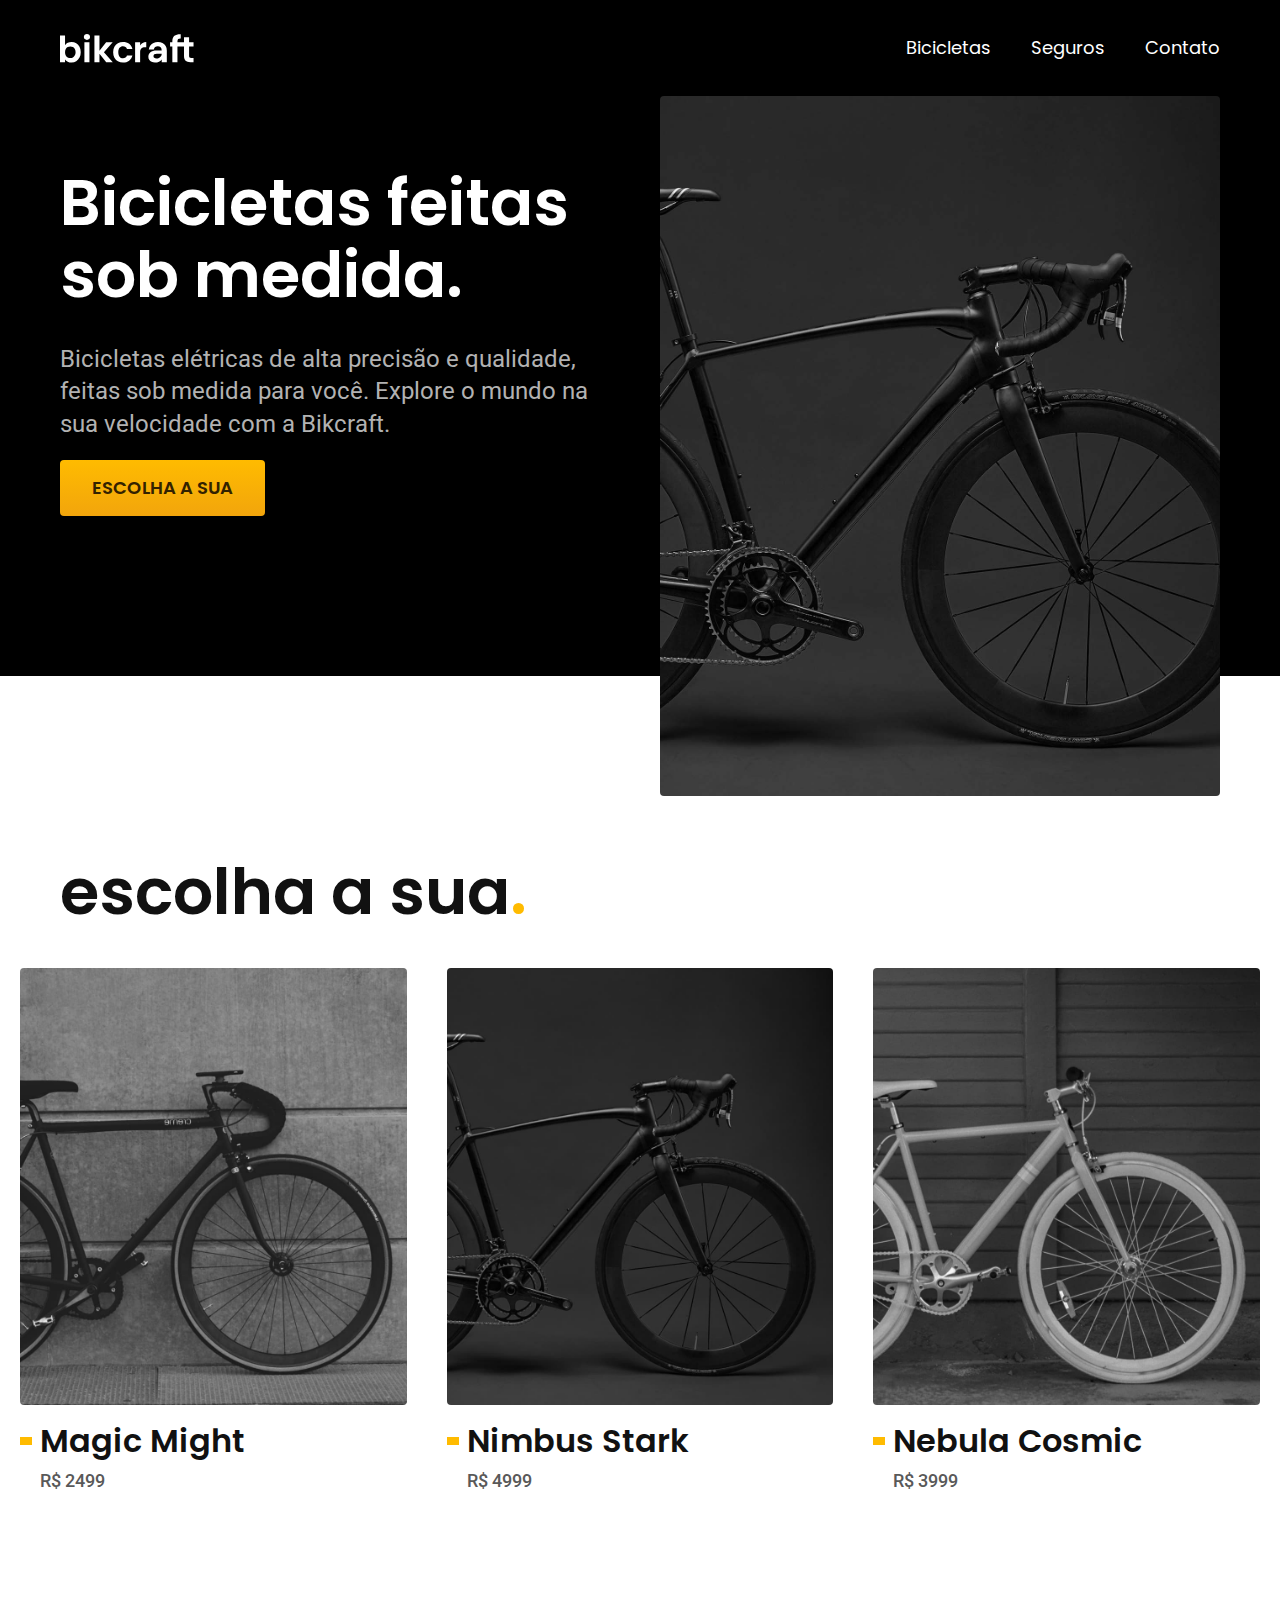
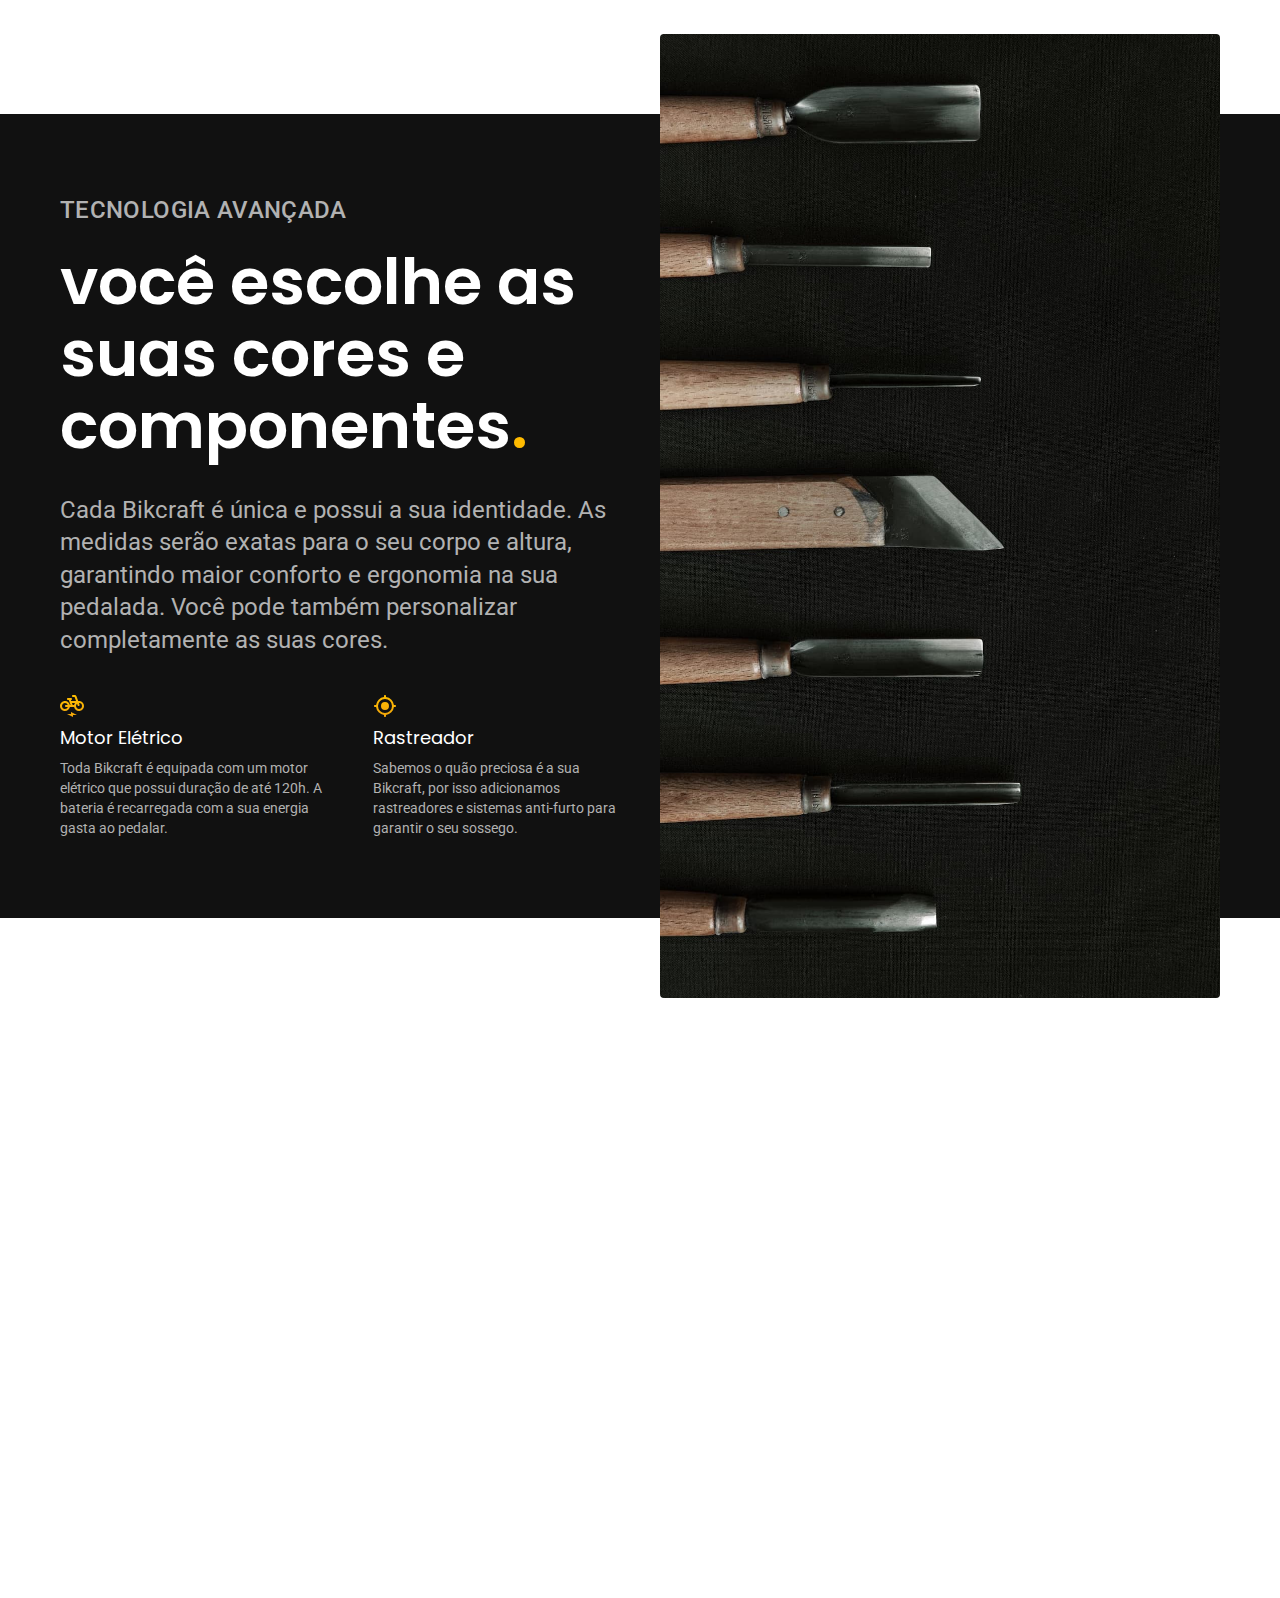
<file: index.html>
<!DOCTYPE html>
<html lang="pt-br">
<head>
  <meta charset="UTF-8">
  <meta name="viewport" content="width=device-width, initial-scale=1.0">
  <title>Bikecraft - Bicicletas Elétricas</title>
  <meta name="description" content="Bicicletas elétricas de alta precisão e qualidade, feitas sob medida para você. Explore o mundo na sua velocidade com a Bikcraft."> 

  <link rel="stylesheet" href="./css/style.css">

  <link rel="preconnect" href="https://fonts.googleapis.com">
  <link rel="preconnect" href="https://fonts.gstatic.com" crossorigin>
  <link href="https://fonts.googleapis.com/css2?family=Poppins:wght@400;600&family=Roboto:ital,wght@0,100..900;1,100..900&display=swap" rel="stylesheet">
</head>
<body>
  <header class="header-bg">
    
    <div class="header container">
      <a href="./">
        <img src="./img/bikcraft.svg" alt="Bikcraft">
      </a>
      <nav aria-label="primaria">
        <ul class="header-menu font-1-m cor-0">
          <li><a href="./bicicletas.html">Bicicletas</a></li>
          <li><a href="./seguros.html">Seguros</a></li>
          <li><a href="./contato.html">Contato</a></li>
        </ul>
      </nav>    
    </div>
  </header>
  <main class="introducao-bg">
    <div class="introducao container">
      <div class="introducao-conteudo">
        <h1 class="font-1-xg cor-0">Bicicletas feitas sob medida<span>.</span></h1>
        <p class="font-2-g cor-5">Bicicletas elétricas de alta precisão e qualidade, feitas sob medida para você. Explore o mundo na sua velocidade com a Bikcraft.</p>
        <a class="botao" href="./bicicletas.html">Escolha a sua</a>
      </div>
      <div>
        <img src="./img/fotos/introducao.jpg" alt="Bicicleta elétricas preta">
      </div>
    </div>
  </main>

  

  <article class="bicicletas-lista">
    <h2 class="container font-1-xg cor-11">escolha a sua<span class="cor-p1">.</span></h2>
    <ul>
      <li>
        <a  href="./bicletas/magic.html">
          <img src="./img/bicicletas/magic-home.jpg" alt="Bicicleta preta">
          <h3 class="cor-11 font-1-gg">Magic Might</h3>
          <span class="font-2-m cor-8">R$ 2499</span>
        </a>
      </li>
      <li>
        <a  href="./bicletas/nimbus.html">
          <img src="./img/bicicletas/nimbus-home.jpg" alt="Bicicleta preta">
          <h3 class="cor-11 font-1-gg">Nimbus Stark</h3>
          <span class="font-2-m cor-8">R$ 4999</span>
        </a>
      </li>
      <li>
        <a  href="./bicletas/nebula.html">
          <img src="./img/bicicletas/nebula-home.jpg" alt="Bicicleta preta">
          <h3 class="cor-11 font-1-gg">Nebula Cosmic</h3>
          <span class="font-2-m cor-8">R$ 3999</span>
        </a>
      </li>
    </ul>
  </article>

  <article class="tecnologia-bg">
    <div class="tecnologia container">
      <div class="tecnologia-conteudo">
        <span class="font-2-g-b cor-5">Tecnologia Avançada</span>
        <h2 class="font-1-xg cor-0">você escolhe as suas cores e componentes<span class="cor-p1">.</span></h2>
        <p class="font-2-g cor-5">Cada Bikcraft é única e possui a sua identidade. As medidas serão exatas para o seu corpo e altura, garantindo maior conforto e ergonomia na sua pedalada. Você pode também personalizar completamente as suas cores.</p>
        <a class="link" href="./bicicletas.html">Escolha um modelo</a>
        <div class="tecnologia-vantagens">
          <div>
            <img src="./img/icones/eletrica.svg" alt="">
            <h3 class="font-1-m cor-0">Motor Elétrico</h3>
            <p class="font-2-p cor-5">Toda Bikcraft é equipada com um motor elétrico que possui duração de até 120h. A bateria é recarregada com a sua energia gasta ao pedalar.</p>
          </div>
          <div>
            <img src="./img/icones/rastreador.svg" alt="">
            <h3 class="font-1-m cor-0">Rastreador</h3>
            <p class="font-2-p cor-5">Sabemos o quão preciosa é a sua Bikcraft, por isso adicionamos rastreadores e sistemas anti-furto para garantir o seu sossego.</p>
          </div>
        </div>
      </div>
      <div class="tecnologia-imagem">
        <img src="./img/fotos/tecnologia.jpg" alt="">
      </div>
    </div>
  </article>
</body>
</html>
</file>
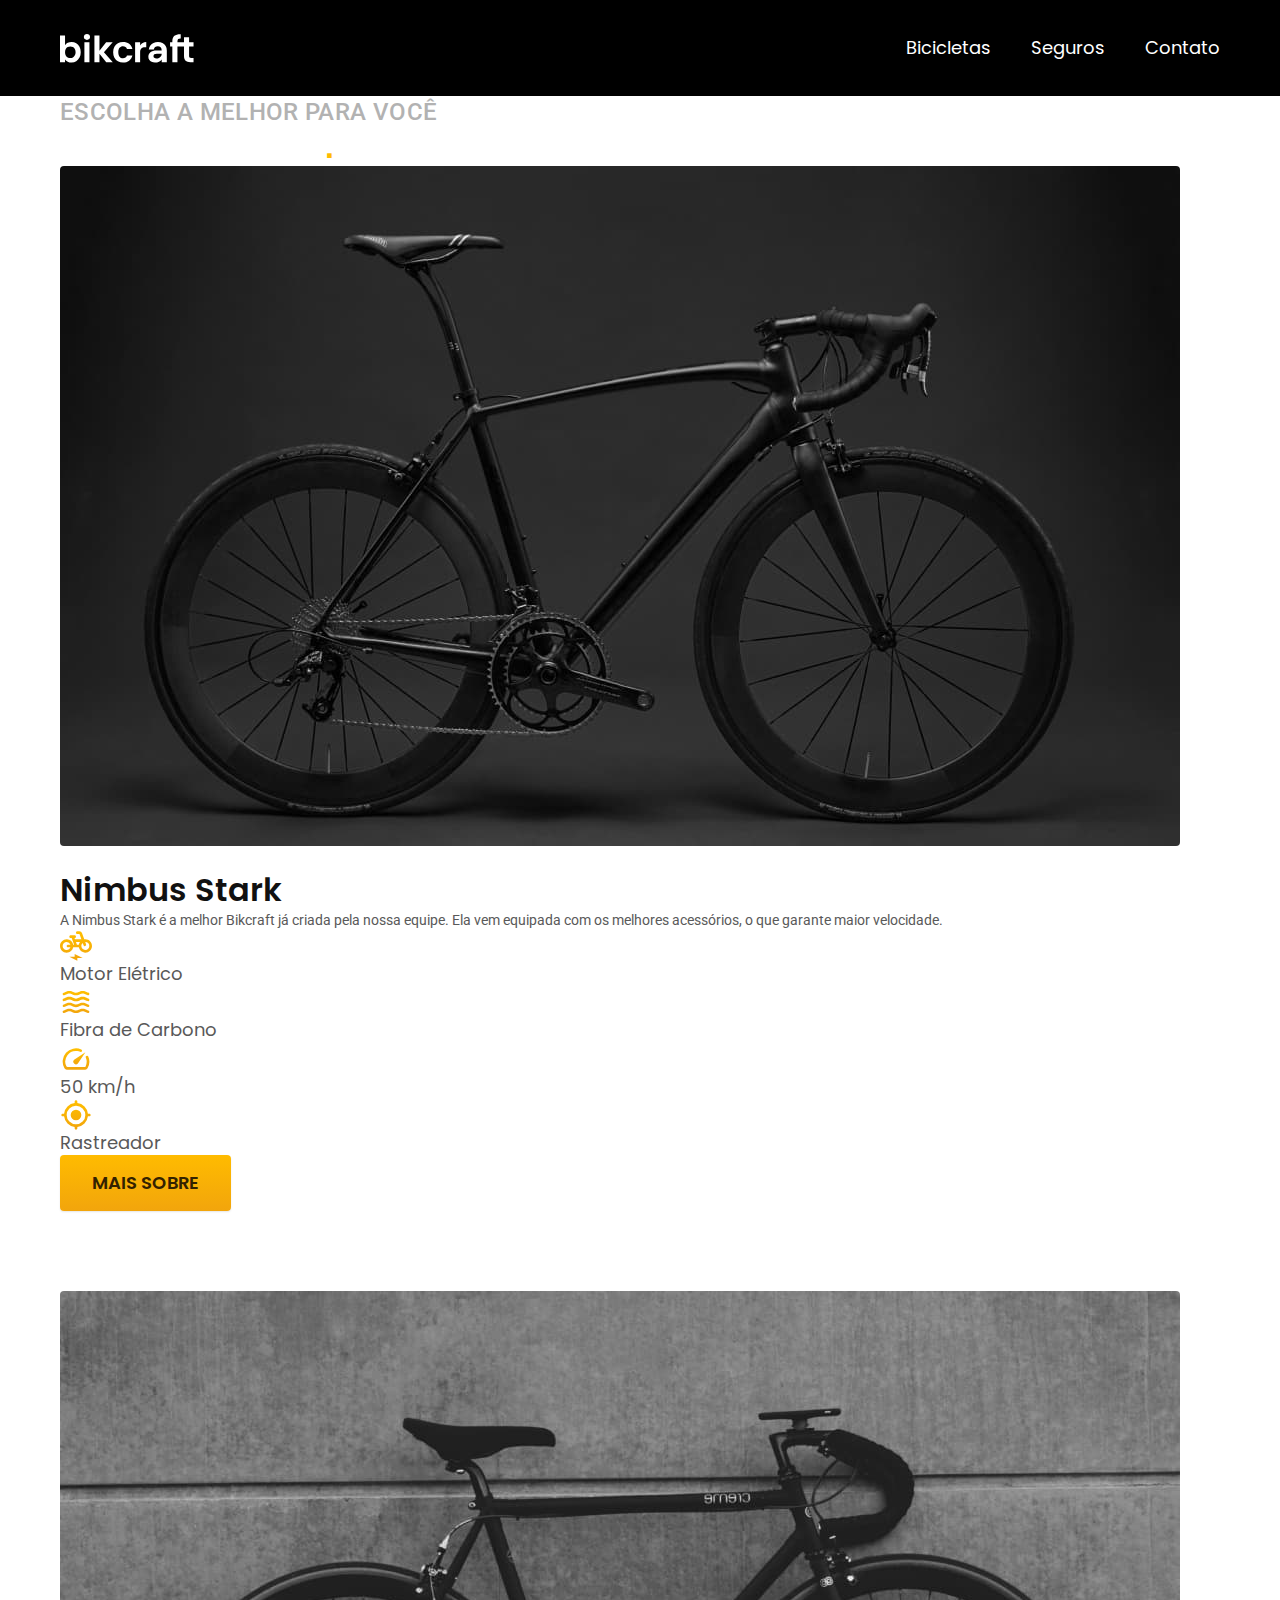
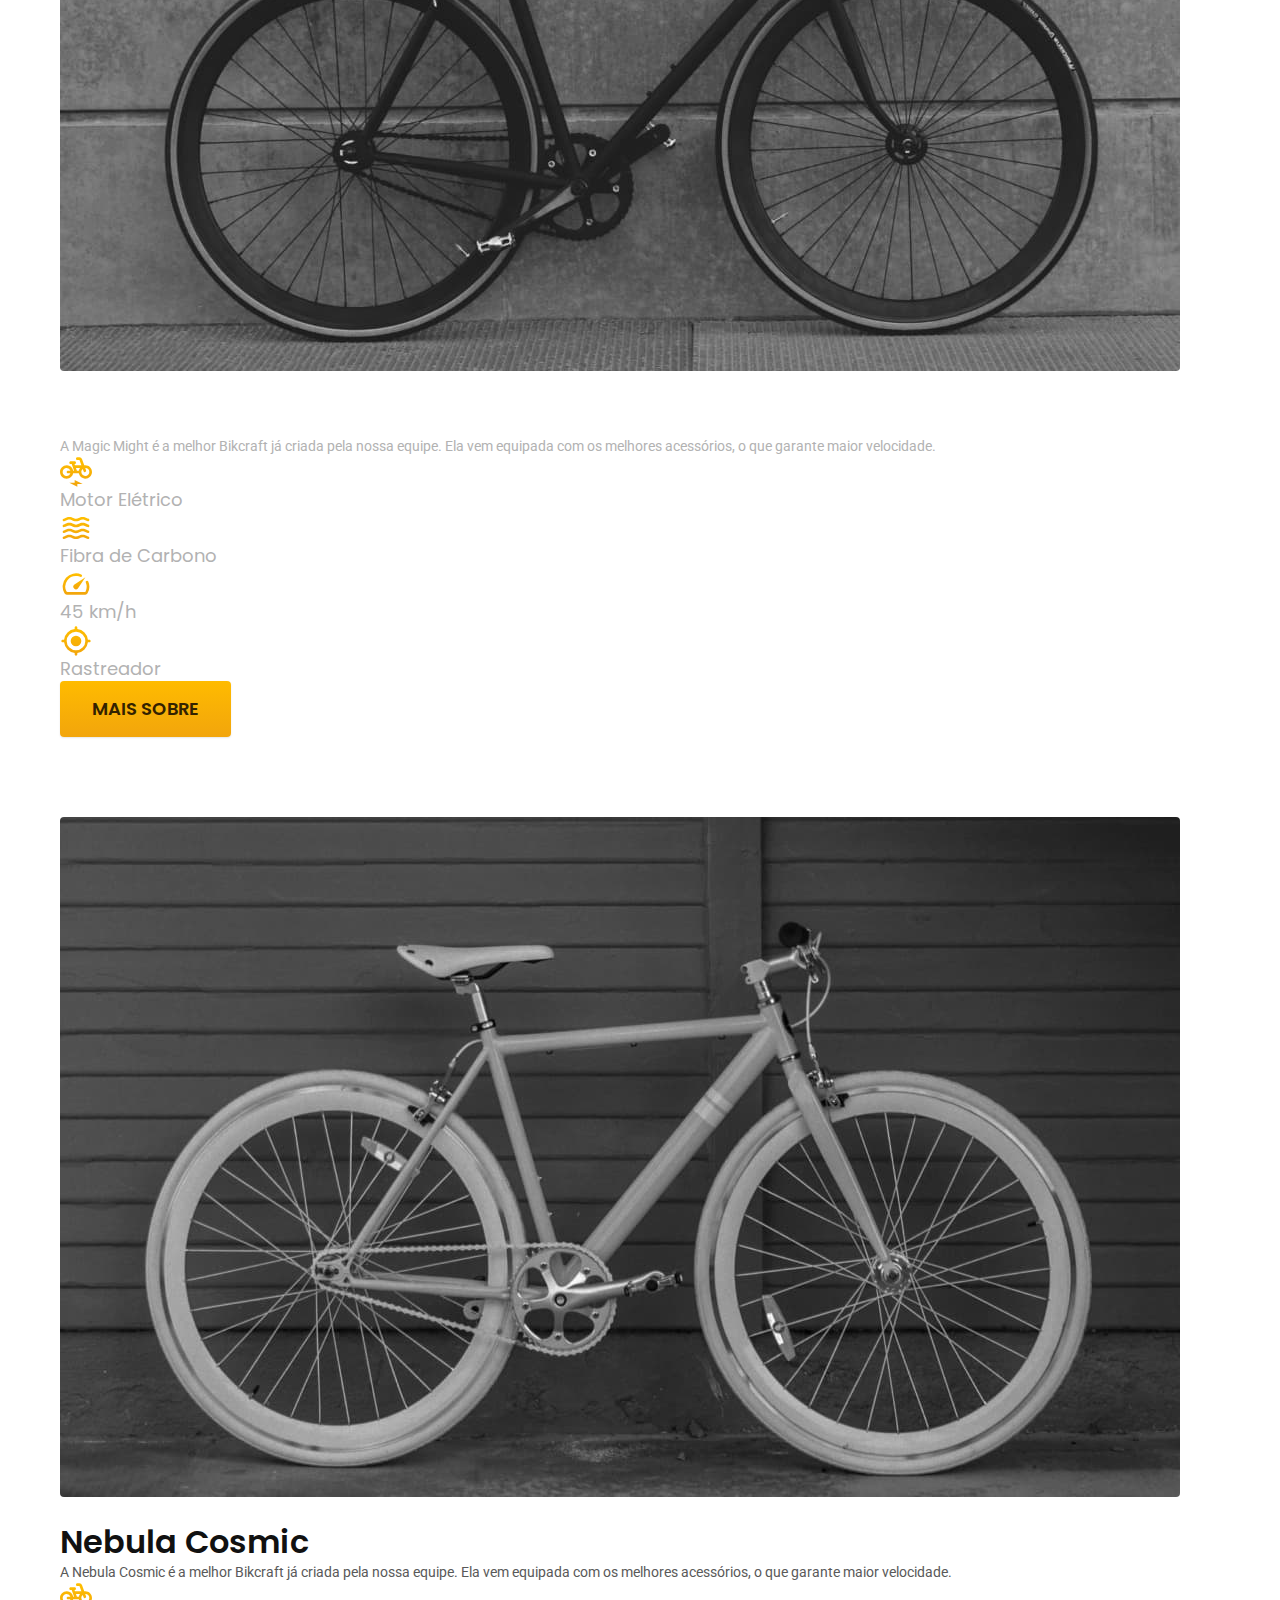
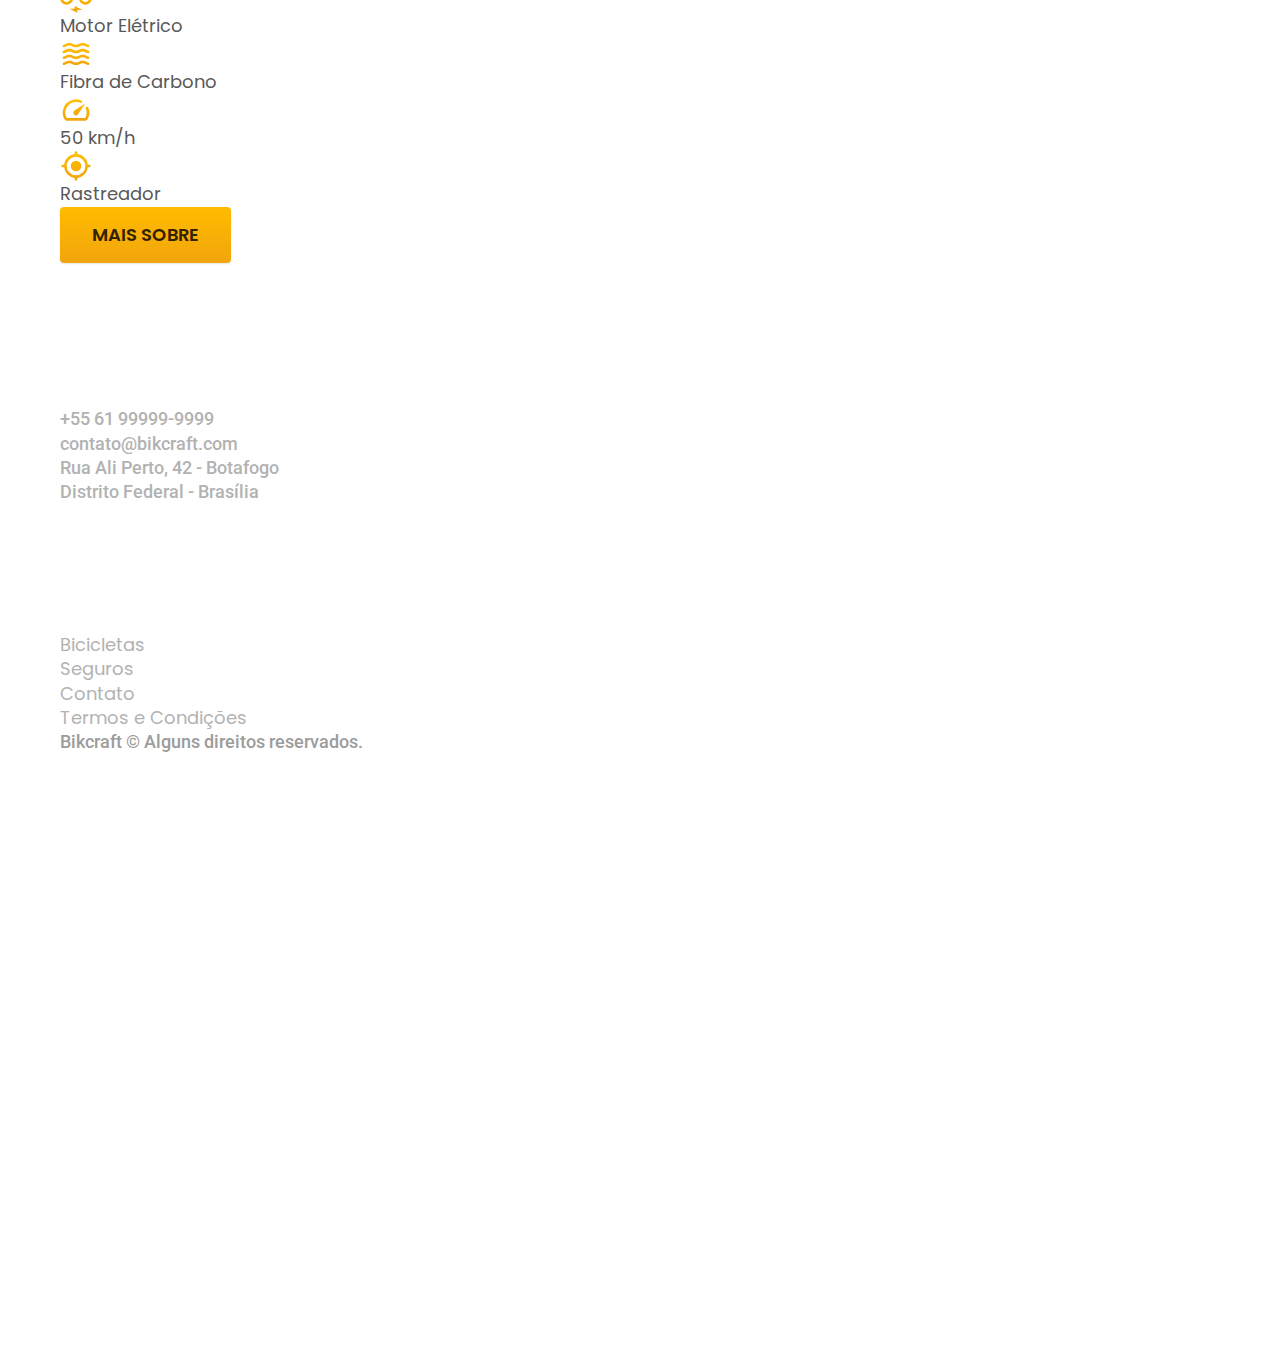
<file: bicicletas.html>
<!DOCTYPE html>
<html lang="pt-br">
<head>
  <meta charset="UTF-8">
  <meta name="viewport" content="width=device-width, initial-scale=1.0">
  <title>Bicicletas | Bikecraft</title>
  <meta name="description" content="Termos e condições de uso do site Bikecraft. Leia atentamente antes de utilizar nossos serviços."> 

  <link rel="preload" href="./css/style.css" as="style">
  <link rel="stylesheet" href="./css/style.css">

  <link rel="preconnect" href="https://fonts.googleapis.com">
  <link rel="preconnect" href="https://fonts.gstatic.com" crossorigin>
  <link href="https://fonts.googleapis.com/css2?family=Merriweather:ital,opsz,wght@1,18..144,900&family=Poppins:wght@400;600&family=Roboto&display=swap" rel="stylesheet">
</head>

<body id="bicicletas">
  <header class="header-bg">
    <div class="header container">
      <a href="./">
        <img src="./img/bikcraft.svg" width="136" height="32" alt="Bikcraft">
      </a>

      <nav aria-label="primaria">
        <ul class="header-menu font-1-m cor-0">
          <li><a href="./bicicletas.html">Bicicletas</a></li>
          <li><a href="./seguros.html">Seguros</a></li>
          <li><a href="./contato.html">Contato</a></li>
        </ul>
      </nav>
    </div>
  </header>

  <main>
    <div class="titulo-bg">
      <div class="titulo container">
        <p class="font-2-g-b cor-5">Escolha a melhor para você</p>
        <h1 class="font-1-xxg cor-0">nossas bicicletas<span class="cor-p1">.</span></h1>
      </div>
    </div>

      <div class="bicicletas container">
        <div class="bicicletas-imagem">
          <img src="./img/bicicletas/nimbus.jpg" width="1120" height="680" alt="Bicleta preta">
          <span class="font-2-m cor-0">R$ 4999</span>
        </div>
        <div class="bicicletas-conteudo">
          <h2 class="font-1-gg">Nimbus Stark</h2>
          <p class="font-2-p cor-8">A Nimbus Stark é a melhor Bikcraft já criada pela nossa equipe. Ela vem equipada com os melhores acessórios, o que garante maior velocidade.</p>
          <ul class="font-1-m cor-8">
            <li><img src="./img/icones/eletrica.svg" width="32" height="32" alt="">Motor Elétrico</li>
            <li><img src="./img/icones/carbono.svg" width="32" height="32" alt="">Fibra de Carbono</li>
            <li><img src="./img/icones/velocidade.svg" width="32" height="32" alt="">50 km/h</li>
            <li><img src="./img/icones/rastreador.svg" width="32" height="32" alt="">Rastreador</li>
          </ul>
          <a class="botao seta" href="./bicicletas/nimbus.html">Mais sobre</a>
        </div>
      </div>

    <div class="bicicletas-bg">
      <div class="bicicletas container">
        <div class="bicicletas-imagem">
          <img src="./img/bicicletas/magic.jpg" width="1120" height="680" alt="Bicleta preta">
          <span class="font-2-m cor-0">R$ 2499</span>
        </div>
        <div class="bicicletas-conteudo">
          <h2 class="font-1-gg cor-0">Magic Might</h2>
          <p class="font-2-p cor-5">A Magic Might é a melhor Bikcraft já criada pela nossa equipe. Ela vem equipada com os melhores acessórios, o que garante maior velocidade.</p>
          <ul class="font-1-m cor-5">
            <li><img src="./img/icones/eletrica.svg" width="32" height="32" alt="">Motor Elétrico</li>
            <li><img src="./img/icones/carbono.svg" width="32" height="32" alt="">Fibra de Carbono</li>
            <li><img src="./img/icones/velocidade.svg" width="32" height="32" alt="">45 km/h</li>
            <li><img src="./img/icones/rastreador.svg" width="32" height="32" alt="">Rastreador</li>
          </ul>
          <a class="botao seta" href="./bicicletas/magic.html">Mais sobre</a>
        </div>
      </div>
    </div>

      <div class="bicicletas container">
        <div class="bicicletas-imagem">
          <img src="./img/bicicletas/nebula.jpg" width="1120" height="680" alt="Bicleta branca">
          <span class="font-2-m cor-0">R$ 3999</span>
        </div>
        <div class="bicicletas-conteudo">
          <h2 class="font-1-gg">Nebula Cosmic</h2>
          <p class="font-2-p cor-8">A Nebula Cosmic é a melhor Bikcraft já criada pela nossa equipe. Ela vem equipada com os melhores acessórios, o que garante maior velocidade.</p>
          <ul class="font-1-m cor-8">
            <li><img src="./img/icones/eletrica.svg" width="32" height="32" alt="">Motor Elétrico</li>
            <li><img src="./img/icones/carbono.svg" width="32" height="32" alt="">Fibra de Carbono</li>
            <li><img src="./img/icones/velocidade.svg" width="32" height="32" alt="">50 km/h</li>
            <li><img src="./img/icones/rastreador.svg" width="32" height="32" alt="">Rastreador</li>
          </ul>
          <a class="botao seta" href="./bicicletas/nebula.html">Mais sobre</a>
        </div>
      </div>

  </main>

  <footer class="footer-bg">
    <div class="footer container">
      <img src="./img/bikcraft.svg" width="136" height="32" alt="Bikcraft">
      <div class="footer-contato">
        <h3 class="font-2-g-b cor-0">Contato</h3>
        <ul class="font-2-m cor-5">
          <li><a href="tel:+5561999999999">+55 61 99999-9999</a></li>
          <li><a href="mailto:contato@bikcraft.com">contato@bikcraft.com</a></li>
          <li>Rua Ali Perto, 42 - Botafogo</li>
          <li>Distrito Federal - Brasília</li>
        </ul>
        <div class="footer-redes">
          <a href="#">
            <img src="./img/redes/instagram.svg" width="32" height="32" alt="Instagram">
          </a>
          <a href="#">
            <img src="./img/redes/facebook.svg" width="32" height="32" alt="Facebook">
          </a>
          <a href="#">
            <img src="./img/redes/youtube.svg" width="32" height="32" alt="Twitter">
          </a>

        </div>
      </div>
      <div class="footer-informacoes">
        <h3 class="font-2-g-b cor-0">Informações</h3>
        <nav>
          <ul class="font-1-m cor-5">
            <li><a href="./bicicletas.html">Bicicletas</a></li>
            <li><a href="./seguros.html">Seguros</a></li>
            <li><a href="./contato.html">Contato</a></li>
            <li><a href="./termos.html">Termos e Condições</a></li>
          </ul>
        </nav>
      </div>
      <p class="footer-copy font-2-m cor-6">Bikcraft © Alguns direitos reservados.</p>
    </div>
  </footer>
</body>
</html>
</file>
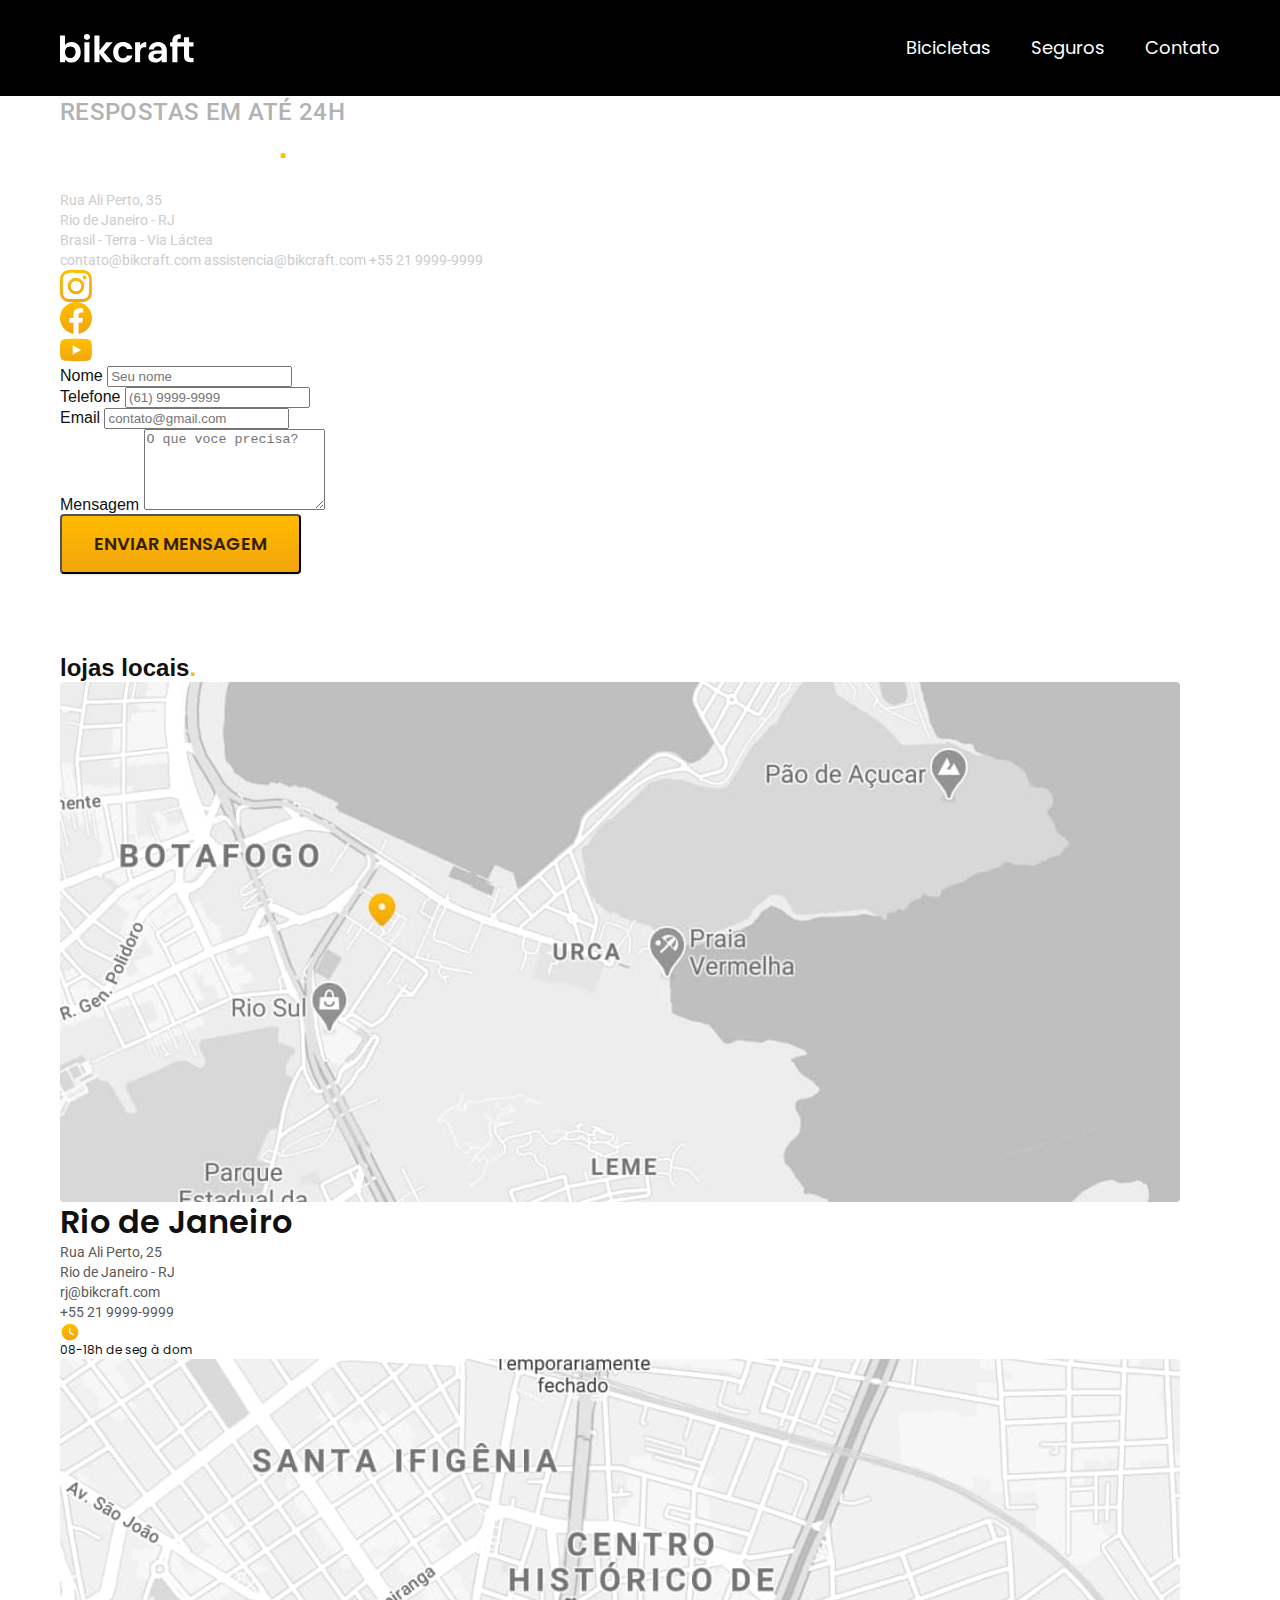
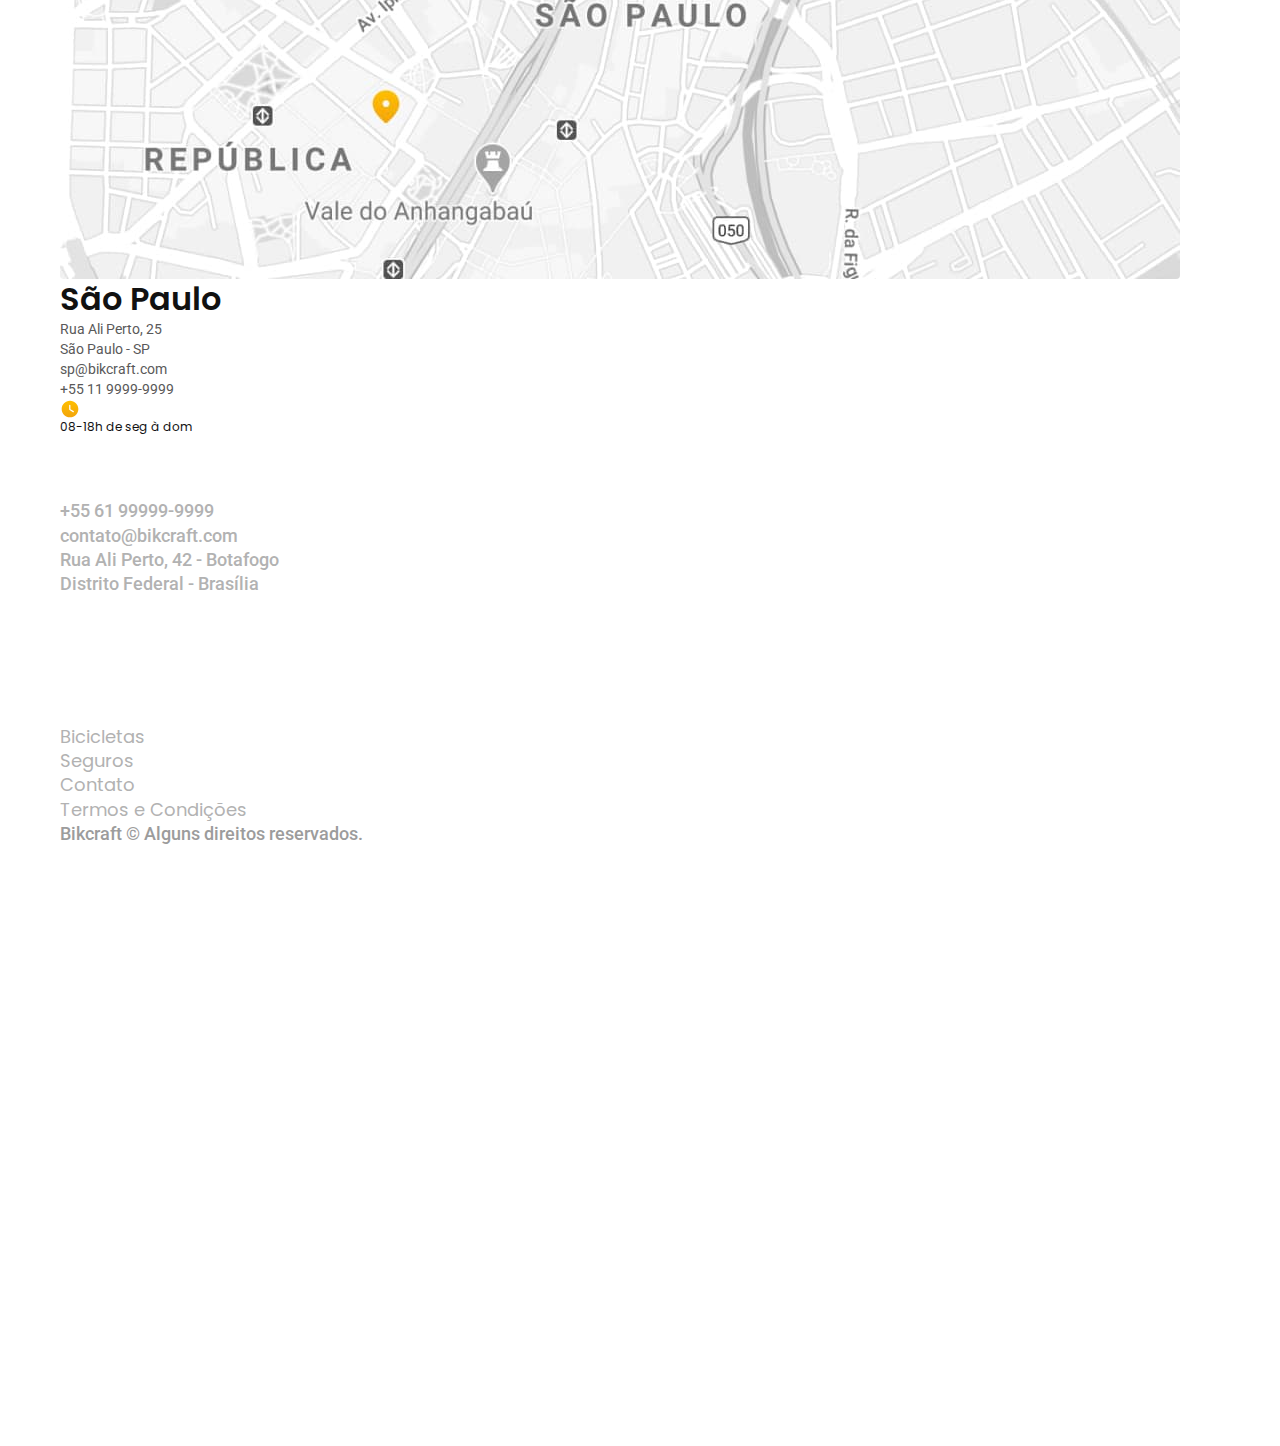
<file: contato.html>
<!DOCTYPE html>
<html lang="pt-br">
<head>
  <meta charset="UTF-8">
  <meta name="viewport" content="width=device-width, initial-scale=1.0">
  <title>Contato | Bikecraft</title>
  <meta name="description" content="Entre em contato com a Bikcraft para dúvidas, suporte ou informações sobre nossos produtos e serviços. Estamos aqui para ajudar!"> 

  <link rel="preload" href="./css/style.css" as="style">
  <link rel="stylesheet" href="css/style.css">

  <link rel="preconnect" href="https://fonts.googleapis.com">
  <link rel="preconnect" href="https://fonts.gstatic.com" crossorigin>
  <link href="https://fonts.googleapis.com/css2?family=Merriweather:ital,opsz,wght@1,18..144,900&family=Poppins:wght@400;600&family=Roboto&display=swap" rel="stylesheet">
</head>
<body id="contato">
  <header class="header-bg">
    <div class="header container">
      <a href="./">
        <img src="./img/bikcraft.svg" width="136" height="32" alt="Bikcraft">
      </a>

      <nav aria-label="primaria">
        <ul class="header-menu font-1-m cor-0">
          <li><a href="./bicicletas.html">Bicicletas</a></li>
          <li><a href="./seguros.html">Seguros</a></li>
          <li><a href="./contato.html">Contato</a></li>
        </ul>
      </nav>
    </div>
  </header>

  <main>
    <div class="titulo-bg">
      <div class="titulo container">
        <p class="font-2-g-b cor-5">Respostas em até 24h</p>
        <h1 class="font-1-xxg cor-0">nosso contato<span class="cor-p1">.</span></h1>
      </div>
    </div>

    <div class="contato container">
      <section class="contato-dados" aria-label="Endereço">
        <h2 class="font-1-m cor-0">Loja Online</h2>
        <div class="contato-endereco font-2-p cor-4">
          <p>Rua Ali Perto, 35</p>
          <p>Rio de Janeiro - RJ</p>
          <p>Brasil - Terra - Via Láctea</p>
        </div>
        <address class="contato-meios font-2-p cor-4">
          <a href="mailto:contato@bikcraft.com">contato@bikcraft.com</a>
          <a href="mailto:assistencia@bikcraft.com">assistencia@bikcraft.com</a>
          <a href="tel:+55219999-9999">+55 21 9999-9999</a>
        </address>
        <div class="contato-redes">
          <a href="#">
            <img src="./img/redes/instagram-p.svg" alt="Instagram">
          </a>
          <a href="#">
            <img src="./img/redes/facebook-p.svg" alt="Facebook">
          </a>
          <a href="#">
            <img src="./img/redes/youtube-p.svg" alt="Youtube">
          </a>
        </div>
      </section>
      <section class="contato-formulario" aria-label="Formulário de contato"> 
        <form class="form" action="./contato.html">
          <div>
            <label for="nome">Nome</label>
            <input type="text" name="nome" id="nome" placeholder="Seu nome" required>
          </div>

          <div>
            <label for="telefone">Telefone</label>
            <input type="tel" name="telefone" id="telefone" placeholder="(61) 9999-9999" required>
          </div>

          <div class="col-2">
            <label for="email">Email</label>
            <input type="email" name="email" id="email" placeholder="contato@gmail.com" required>
          </div>

          <div class="col-2">
            <label for="mensagem">Mensagem</label>
            <textarea name="mensagem" id="mensagem" rows="5" placeholder="O que voce precisa?" required></textarea>
          </div>

          <button class="botao col-2">Enviar Mensagem</button>
        </form>
      </section>
    </div>
  </main>

  <article class="lojas container">
    <h2 class="font-1-xxg">lojas locais<span class="cor-p1">.</span></h2>
    <div class="lojas-item">
      <img src="./img/lojas/rj.jpg" width="1120" height="520" alt="mapa marcando o endereço em Rua Ali Perto, 25 - Rio de Janeiro - RJ">
      <div class="lojas-conteudo">
        <h3 class="font-1-gg">Rio de Janeiro</h3>
        <div class="lojas-dados font-2-p cor-8">
          <p>Rua Ali Perto, 25</p>
          <p>Rio de Janeiro - RJ</p>
        </div>
        <div class="lojas-dados font-2-p cor-8">
          <p><a href="mailto:rj@bikcraft.com">rj@bikcraft.com</a></p>
          <p><a href="tel:+552199999999">+55 21 9999-9999</a></p>
        </div>
        <p class="lojas-tempo font-1-p"><img src="./img/icones/horario.svg" width="20" height="20" alt="">08-18h de seg à dom</p>
      </div>
    </div>

    <div class="lojas-item">
      <img src="./img/lojas/sp.jpg" width="1120" height="520" alt="mapa marcando o endereço em Rua Ali Perto, 25 - São Paulo - SP">
      <div class="lojas-conteudo">
        <h3 class="font-1-gg">São Paulo</h3>
        <div class="lojas-dados font-2-p cor-8">
          <p>Rua Ali Perto, 25</p>
          <p>São Paulo - SP</p>
        </div>
        <div class="lojas-dados font-2-p cor-8">
          <p><a href="mailto:sp@bikcraft.com">sp@bikcraft.com</a></p>
          <p><a href="tel:+551199999999">+55 11 9999-9999</a></p>
        </div>
        <p class="lojas-tempo font-1-p"><img src="./img/icones/horario.svg" width="20" height="20" alt="">08-18h de seg à dom</p>
      </div>
    </div>
  </article>

  <footer class="footer-bg">
    <div class="footer container">
      <img src="./img/bikcraft.svg" width="136" height="32" alt="Bikcraft">
      <div class="footer-contato">
        <h3 class="font-2-g-b cor-0">Contato</h3>
        <ul class="font-2-m cor-5">
          <li><a href="tel:+5561999999999">+55 61 99999-9999</a></li>
          <li><a href="mailto:contato@bikcraft.com">contato@bikcraft.com</a></li>
          <li>Rua Ali Perto, 42 - Botafogo</li>
          <li>Distrito Federal - Brasília</li>
        </ul>
        <div class="footer-redes">
          <a href="#">
            <img src="./img/redes/instagram.svg" width="32" height="32" alt="Instagram">
          </a>
          <a href="#">
            <img src="./img/redes/facebook.svg" width="32" height="32" alt="Facebook">
          </a>
          <a href="#">
            <img src="./img/redes/youtube.svg" width="32" height="32" alt="Twitter">
          </a>

        </div>
      </div>
      <div class="footer-informacoes">
        <h3 class="font-2-g-b cor-0">Informações</h3>
        <nav>
          <ul class="font-1-m cor-5">
            <li><a href="./bicicletas.html">Bicicletas</a></li>
            <li><a href="./seguros.html">Seguros</a></li>
            <li><a href="./contato.html">Contato</a></li>
            <li><a href="./termos.html">Termos e Condições</a></li>
          </ul>
        </nav>
      </div>
      <p class="footer-copy font-2-m cor-6">Bikcraft © Alguns direitos reservados.</p>
    </div>
  </footer>
</body>
</html>
</file>
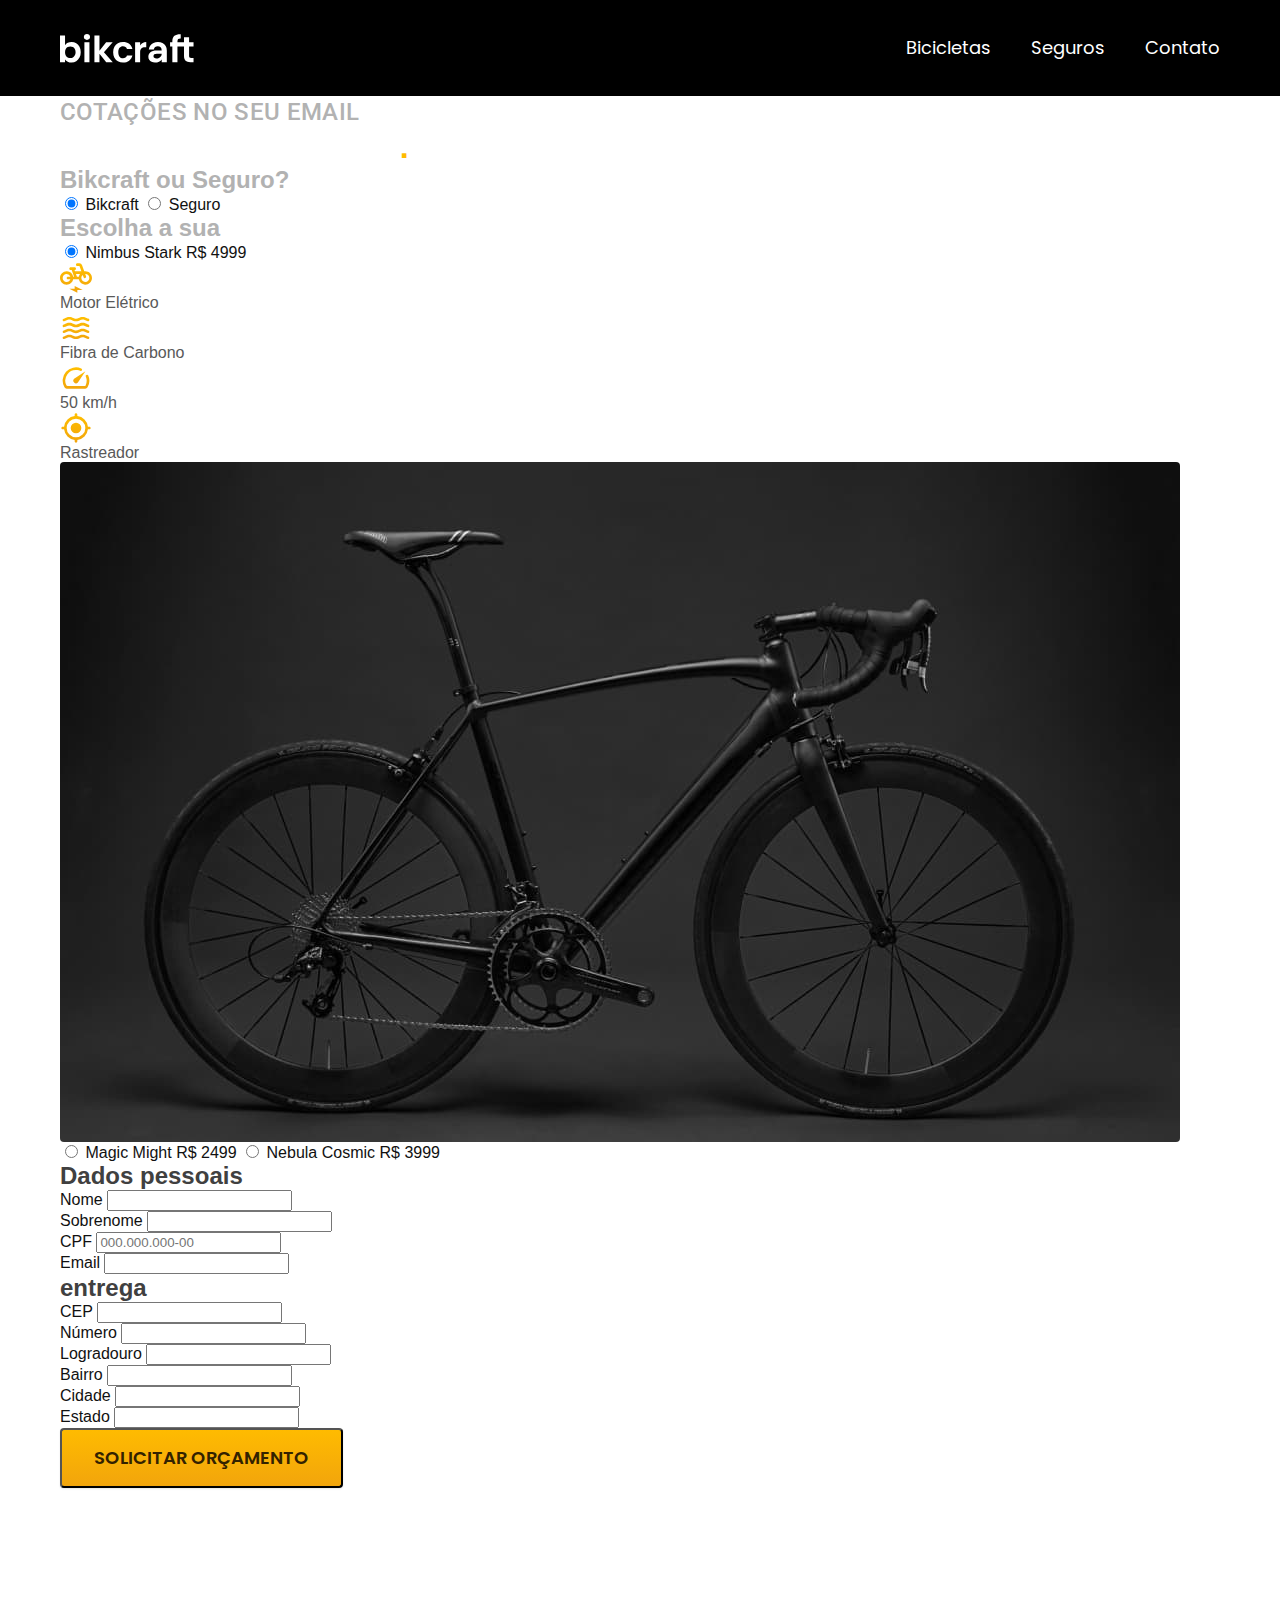
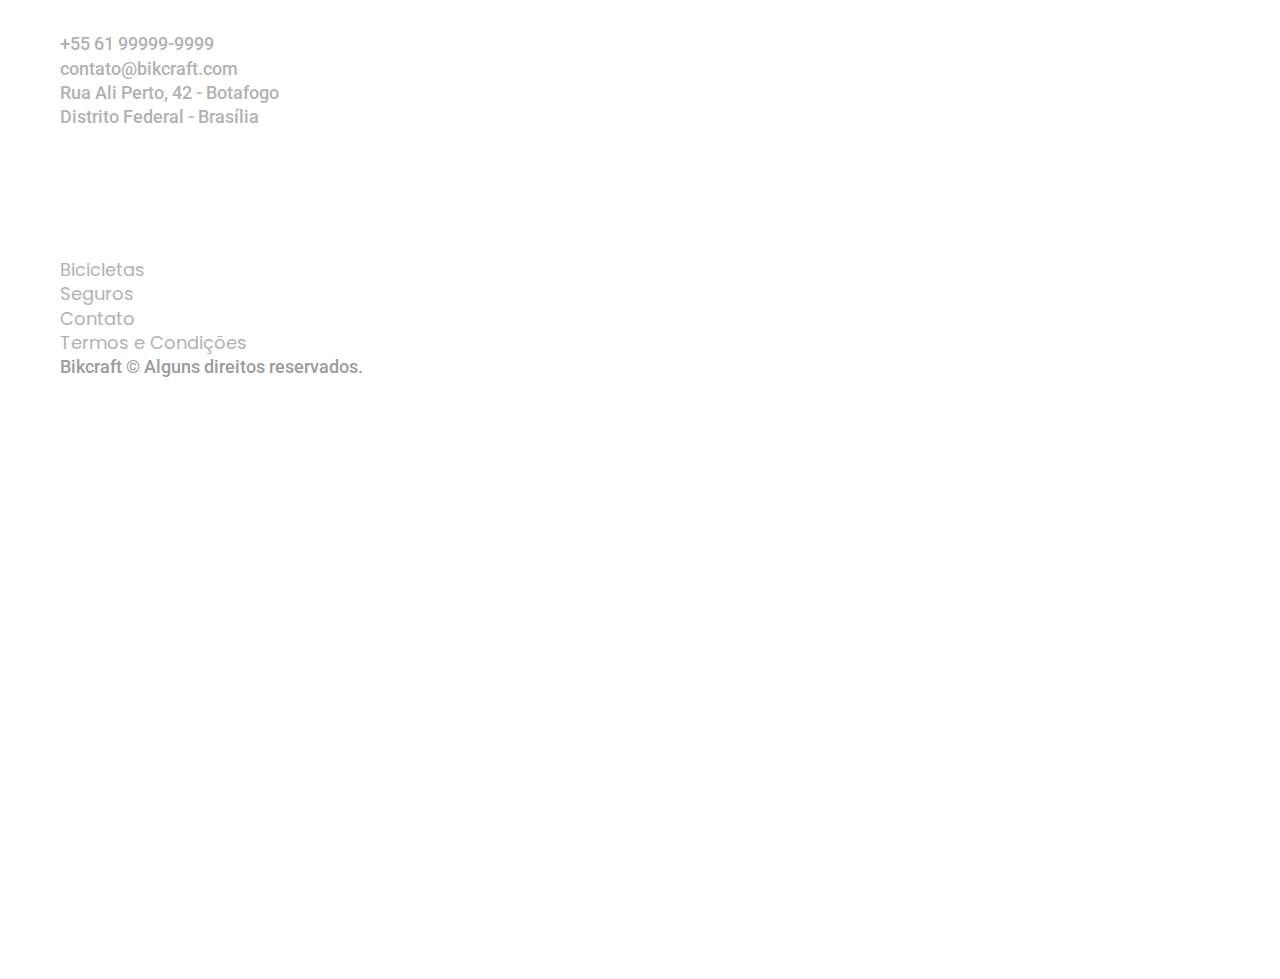
<file: orcamento.html>
<!DOCTYPE html>
<html lang="pt-br">
<head>
  <meta charset="UTF-8">
  <meta name="viewport" content="width=device-width, initial-scale=1.0">
  <title>Orçamento | Bikecraft</title>
  <meta name="description" content=""> 

  <link rel="preload" href="./css/style.css" as="style">
  <link rel="stylesheet" href="css/style.css">

  <link rel="preconnect" href="https://fonts.googleapis.com">
  <link rel="preconnect" href="https://fonts.gstatic.com" crossorigin>
  <link href="https://fonts.googleapis.com/css2?family=Merriweather:ital,opsz,wght@1,18..144,900&family=Poppins:wght@400;600&family=Roboto&display=swap" rel="stylesheet">
</head>
<body id="orcamento">
  <header class="header-bg">
    <div class="header container">
      <a href="./">
        <img src="./img/bikcraft.svg" width="136" height="32" alt="Bikcraft">
      </a>

      <nav aria-label="primaria">
        <ul class="header-menu font-1-m cor-0">
          <li><a href="./bicicletas.html">Bicicletas</a></li>
          <li><a href="./seguros.html">Seguros</a></li>
          <li><a href="./contato.html">Contato</a></li>
        </ul>
      </nav>
    </div>
  </header>

  <main>
    <div class="titulo-bg">
      <div class="titulo container">
        <p class="font-2-g-b cor-5">Cotações no seu email</p>
        <h1 class="font-1-xxg cor-0">solicite um orçamento<span class="cor-p1">.</span></h1>
      </div>
    </div>

    <form class="orcamento container" action="./">
      <div class="orcamento-produto">
        <h2 class="font-1-xp cor-5">Bikcraft ou Seguro?</h2>

        <input type="radio" name="tipo" value="bikcraft" id="bikcraft">
        <label for="bikcraft">Bikcraft</label>

        <input type="radio" name="tipo" value="seguro" id="seguro">
        <label for="seguro">Seguro</label>

        <div class="orcamento-conteudo" id="orcamento-bikcraft">
          <h2 class="font-1-xp cor-5">Escolha a sua</h2>

          <input type="radio" name="produto" value="nimbus" id="nimbus">
          <label for="nimbus">Nimbus Stark <span>R$ 4999</span></label>
          <div class="orcamento-detalhes">
            <ul class="font-1-xp cor-8">
              <li><img src="./img/icones/eletrica.svg" width="32" height="32" alt="">Motor Elétrico</li>
              <li><img src="./img/icones/carbono.svg" width="32" height="32" alt="">Fibra de Carbono</li>
              <li><img src="./img/icones/velocidade.svg" width="32" height="32" alt="">50 km/h</li>
              <li><img src="./img/icones/rastreador.svg" width="32" height="32" alt="">Rastreador</li>
            </ul>
            <img src="./img/bicicletas/nimbus.jpg" width="1120" height="680" alt="Bicleta preta">
          </div>

          <input type="radio" name="produto" value="magic" id="magic">
          <label for="magic">Magic Might <span>R$ 2499</span></label>
          <div class="orcamento-detalhes">
            <ul class="font-1-xp cor-8">
              <li><img src="./img/icones/eletrica.svg" width="32" height="32" alt="">Motor Elétrico</li>
              <li><img src="./img/icones/carbono.svg" width="32" height="32" alt="">Fibra de Carbono</li>
              <li><img src="./img/icones/velocidade.svg" width="32" height="32" alt="">45 km/h</li>
              <li><img src="./img/icones/rastreador.svg" width="32" height="32" alt="">Rastreador</li>
            </ul>
            <img src="./img/bicicletas/magic.jpg" width="1120" height="680" alt="Bicleta preta">
          </div>

          <input type="radio" name="produto" value="nebula" id="nebula">
          <label for="nebula">Nebula Cosmic <span>R$ 3999</span></label>
          <div class="orcamento-detalhes">
            <ul class="font-1-xp cor-8">
              <li><img src="./img/icones/eletrica.svg" width="32" height="32" alt="">Motor Elétrico</li>
              <li><img src="./img/icones/carbono.svg" width="32" height="32" alt="">Fibra de Carbono</li>
              <li><img src="./img/icones/velocidade.svg" width="32" height="32" alt="">40 km/h</li>
              <li><img src="./img/icones/rastreador.svg" width="32" height="32" alt="">Rastreador</li>
            </ul>
            <img src="./img/bicicletas/nebula.jpg" width="1120" height="680" alt="Bicleta branca">
          </div>
        </div>

        <div class="orcamento-conteudo" id="orcamento-seguro">
          <h2 class="font-1-xp cor-5">Escolha o plano</h2>
          
          <input type="radio" name="produto" value="prata" id="prata">
          <label for="prata">Prata <span>R$ 199</span></label>
          
          <input type="radio" name="produto" value="ouro" id="ouro">
          <label for="ouro">Ouro <span>R$ 299</span></label>
        </div>
      </div>
      <div class="orcamento-dados form">
        <h2 class="font-1-xp cor-9 col-2">Dados pessoais</h2>
        <div>
          <label for="nome">Nome</label>
          <input type="text" name="nome" id="nome" required>
        </div>
        <div>
          <label for="nome">Sobrenome</label>
          <input type="text" name="nome" id="nome" required>
        </div>
        <div class="col-2">
          <label for="cpf">CPF</label>
          <input type="text" name="cpf" id="cpf" placeholder="000.000.000-00" required>
        </div>
        <div class="col-2">
          <label for="email">Email</label>
          <input type="email" name="email" id="email" required>
        </div>
        <h2 class="font-1-xp cor-9 col-2">entrega</h2>
        <div>
          <label for="cep">CEP</label>
          <input type="text" name="cep" id="cep" required>
        </div>
        <div>
          <label for="numero">Número</label>
          <input type="text" name="numero" id="numero" required>
        </div>
        <div>
          <label for="logradouro">Logradouro</label>
          <input type="text" name="logradouro" id="logradouro" required>
        </div>
        <div>
          <label for="bairro">Bairro</label>
          <input type="text" name="bairro" id="bairro" required>
        </div>
        <div>
          <label for="cidade">Cidade</label>
          <input type="text" name="cidade" id="cidade" required>
        </div>
        <div>
          <label for="estado">Estado</label>
          <input type="text" name="estado" id="estado" required>
        </div>
        <button class="botao col-2">Solicitar orçamento</button>
      </div>
    </form>
  </main>

  <footer class="footer-bg">
    <div class="footer container">
      <img src="./img/bikcraft.svg" width="136" height="32" alt="Bikcraft">
      <div class="footer-contato">
        <h3 class="font-2-g-b cor-0">Contato</h3>
        <ul class="font-2-m cor-5">
          <li><a href="tel:+5561999999999">+55 61 99999-9999</a></li>
          <li><a href="mailto:contato@bikcraft.com">contato@bikcraft.com</a></li>
          <li>Rua Ali Perto, 42 - Botafogo</li>
          <li>Distrito Federal - Brasília</li>
        </ul>
        <div class="footer-redes">
          <a href="#">
            <img src="./img/redes/instagram.svg" width="32" height="32" alt="Instagram">
          </a>
          <a href="#">
            <img src="./img/redes/facebook.svg" width="32" height="32" alt="Facebook">
          </a>
          <a href="#">
            <img src="./img/redes/youtube.svg" width="32" height="32" alt="Twitter">
          </a>

        </div>
      </div>
      <div class="footer-informacoes">
        <h3 class="font-2-g-b cor-0">Informações</h3>
        <nav>
          <ul class="font-1-m cor-5">
            <li><a href="./bicicletas.html">Bicicletas</a></li>
            <li><a href="./seguros.html">Seguros</a></li>
            <li><a href="./contato.html">Contato</a></li>
            <li><a href="./termos.html">Termos e Condições</a></li>
          </ul>
        </nav>
      </div>
      <p class="footer-copy font-2-m cor-6">Bikcraft © Alguns direitos reservados.</p>
    </div>
  </footer>
  <script src="./js/orcamento.js"></script>
</body>
</html>
</file>
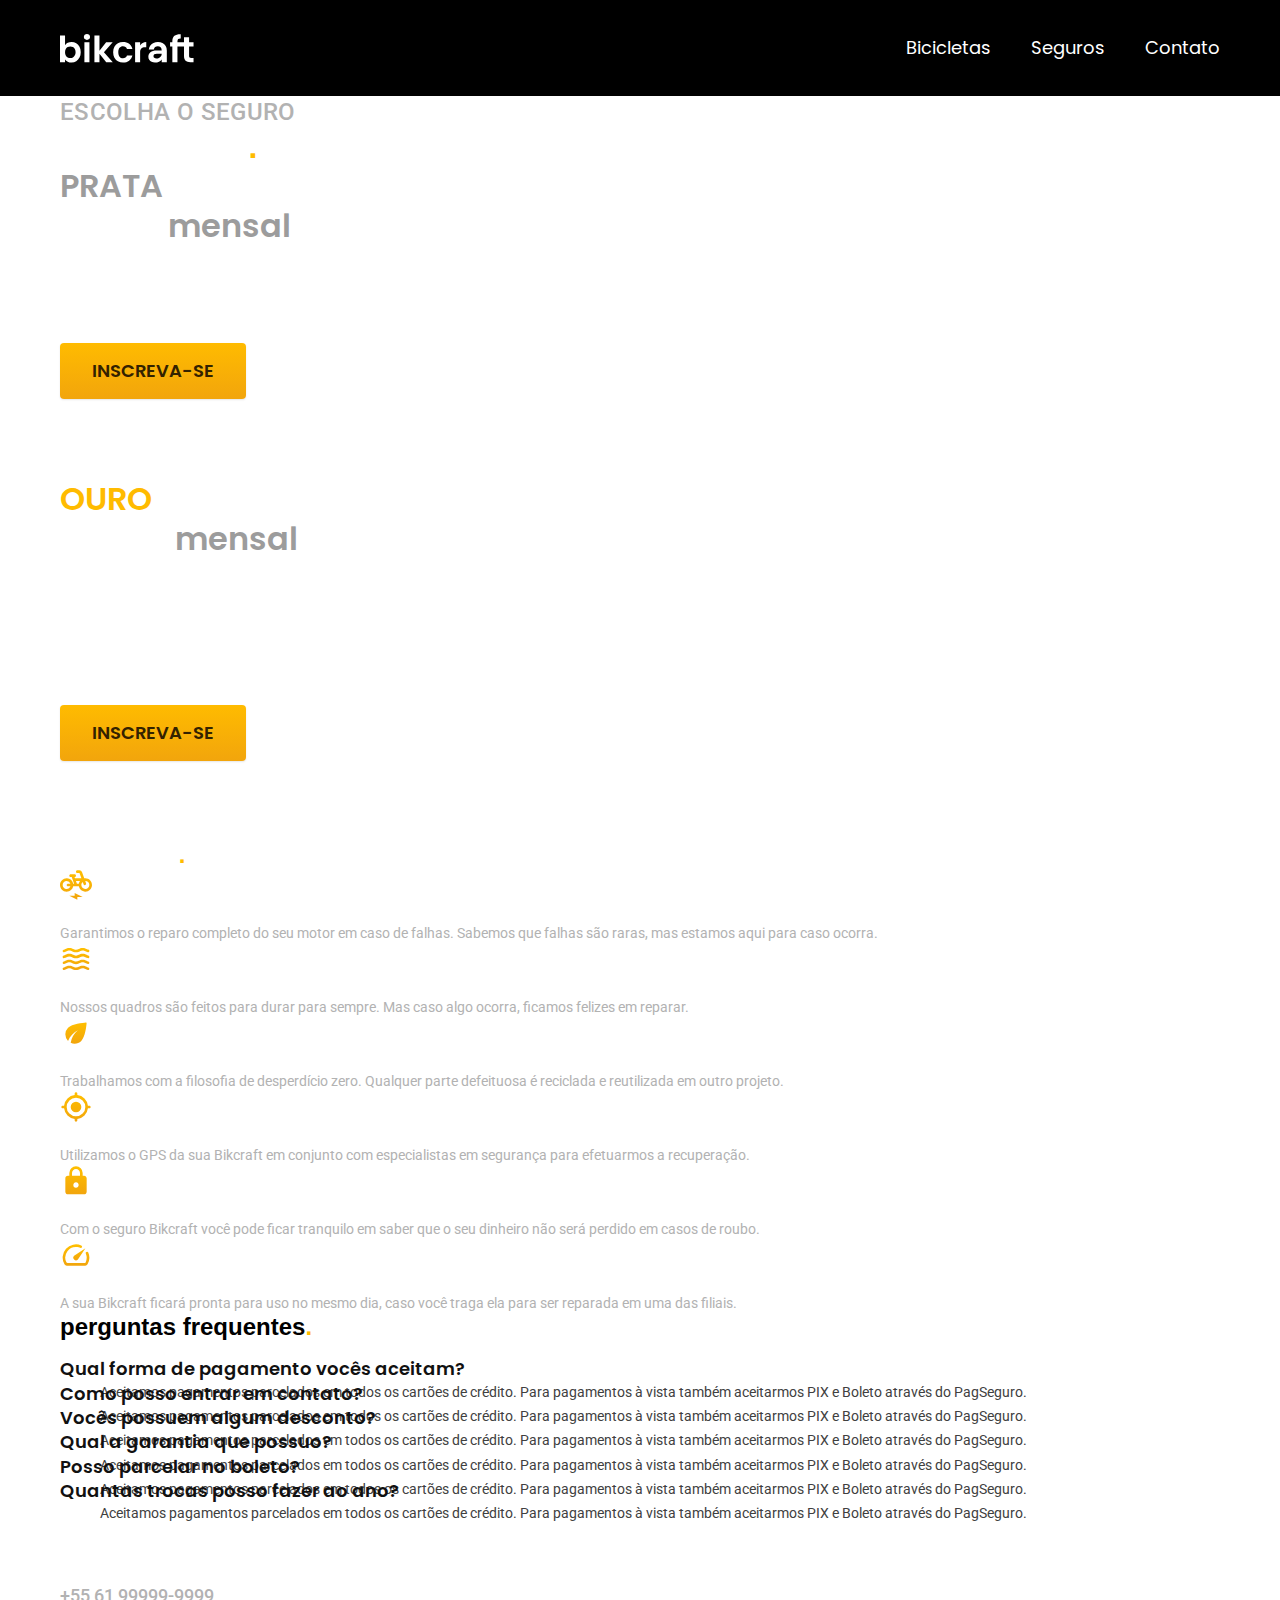
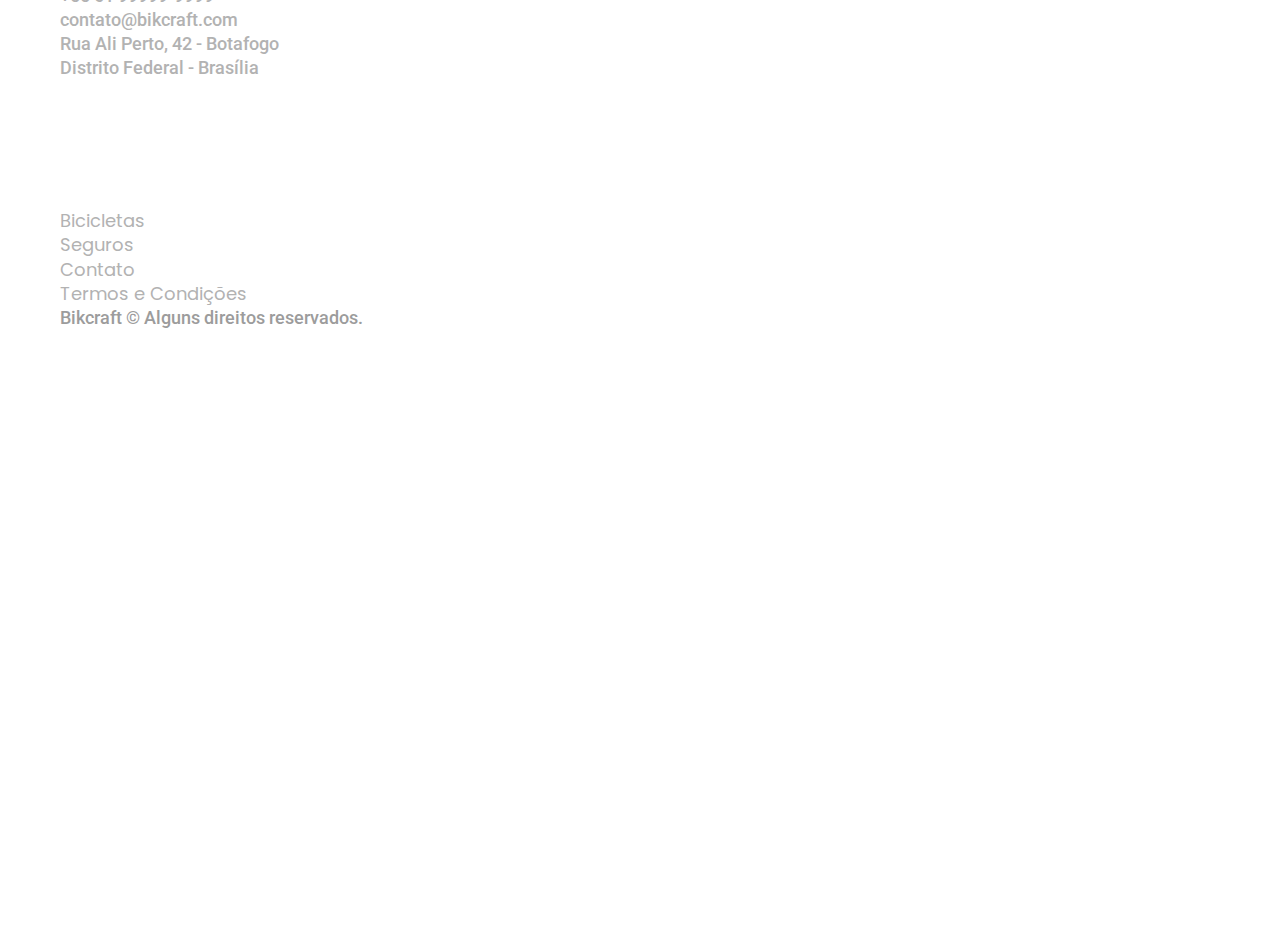
<file: seguros.html>
<!DOCTYPE html>
<html lang="pt-br">
<head>
  <meta charset="UTF-8">
  <meta name="viewport" content="width=device-width, initial-scale=1.0">
  <title>Seguros | Bikecraft</title>
  <meta name="description" content="Termos e condições de uso do site Bikecraft. Leia atentamente antes de utilizar nossos serviços."> 

  <link rel="preload" href="./css/style.css" as="style">
  <link rel="stylesheet" href="./css/style.css">

  <link rel="preconnect" href="https://fonts.googleapis.com">
  <link rel="preconnect" href="https://fonts.gstatic.com" crossorigin>
  <link href="https://fonts.googleapis.com/css2?family=Merriweather:ital,opsz,wght@1,18..144,900&family=Poppins:wght@400;600&family=Roboto&display=swap" rel="stylesheet">
</head>
<body id="seguros">
  <header class="header-bg">
    <div class="header container">
      <a href="./">
        <img src="./img/bikcraft.svg" width="136" height="32" alt="Bikcraft">
      </a>

      <nav aria-label="primaria">
        <ul class="header-menu font-1-m cor-0">
          <li><a href="./bicicletas.html">Bicicletas</a></li>
          <li><a href="./seguros.html">Seguros</a></li>
          <li><a href="./contato.html">Contato</a></li>
        </ul>
      </nav>
    </div>
  </header>

  <main class="seguros-bg">
    <div class="titulo-bg">
      <div class="titulo container">
        <p class="font-2-g-b cor-5">Escolha o seguro</p>
        <h1 class="font-1-xxg cor-0">você seguro<span class="cor-p1">.</span></h1>
      </div>
    </div>

    <div class="seguros container">

      <div class="seguros-item">
        <h3 class="font-1-gg cor-6">PRATA</h3>
        <span class="font-1-gg cor-0">R$ 199 <span class="font-1-xp cor-6">mensal</span></span>
        <ul class="font-2-m cor-0">
          <li>Duas trocas por ano</li>
          <li>Assistência técnica</li>
          <li>Suporte 08h às 18h</li>
          <li>Cobertura estadual</li>
        </ul>
        <a class="botao secundario" href="./orcamento.html">Inscreva-se</a>
      </div>

      <div class="seguros-item">
        <h3 class="font-1-gg cor-p1">OURO</h3>
        <span class="font-1-gg cor-0">R$ 299 <span class="font-1-xp cor-6">mensal</span></span>
        <ul class="font-2-m cor-0">
          <li>Cinco trocas por ano</li>
          <li>Assistência especial</li>
          <li>Suporte 24h</li>
          <li>Cobertura nacional</li>
          <li>Desconto em parceiros</li>
          <li>Acesso ao Clube Bikcraft</li>
        </ul>
        <a class="botao" href="./orcamento.html">Inscreva-se</a>
      </div>
    </div>

  </main>

  <article class="vantagens-bg">
    <div class="vantagens container">
      <h2 class="font-1-xxg cor-0">vantagens<span class="cor-p1">.</span></h2>
      <ul>
        <li>
          <img src="img/icones/eletrica.svg" width="32" height="32" alt="">
          <h3 class="font-1-g cor-0">Reparo Elétrico</h3>
          <p class="font-2-p cor-5">Garantimos o reparo completo do seu motor em caso de falhas. Sabemos que falhas são raras, mas estamos aqui para caso ocorra.</p>
        </li>
        <li>
          <img src="img/icones/carbono.svg" width="32" height="32" alt="">
          <h3 class="font-1-g cor-0">Carbono</h3>
          <p class="font-2-p cor-5">Nossos quadros são feitos para durar para sempre. Mas caso algo ocorra, ficamos felizes em reparar.</p>
        </li>
        <li>
          <img src="img/icones/sustentavel.svg" width="32" height="32" alt="">
          <h3 class="font-1-g cor-0">Sustentável</h3>
          <p class="font-2-p cor-5">Trabalhamos com a filosofia de desperdício zero. Qualquer parte defeituosa é reciclada e reutilizada em outro projeto.</p>
        </li>
        <li>
          <img src="img/icones/rastreador.svg" width="32" height="32" alt="">
          <h3 class="font-1-g cor-0">Rastreador</h3>
          <p class="font-2-p cor-5">Utilizamos o GPS da sua Bikcraft em conjunto com especialistas em segurança para efetuarmos a recuperação.</p>
        </li>
        <li>
          <img src="img/icones/seguro.svg" width="32" height="32" alt="">
          <h3 class="font-1-g cor-0">Segurança</h3>
          <p class="font-2-p cor-5">Com o seguro Bikcraft você pode ficar tranquilo em saber que o seu dinheiro não será perdido em casos de roubo.</p>
        </li>
        <li>
          <img src="img/icones/velocidade.svg" width="32" height="32" alt="">
          <h3 class="font-1-g cor-0">Rapidez</h3>
          <p class="font-2-p cor-5">A sua Bikcraft ficará pronta para uso no mesmo dia, caso você traga ela para ser reparada em uma das filiais.</p>
        </li>
      </ul>
    </div>
  </article>

  <article class="perguntas container">
    <h2 class="font-1-xxg cor-12">perguntas frequentes<span class="cor-p1">.</span></h2>

    <dl>
      <div>
        <dt class="font-1-m-b">Qual forma de pagamento vocês aceitam?</dt>
        <dd class="font-2-p cor-9">Aceitamos pagamentos parcelados em todos os cartões de crédito. Para pagamentos à vista também aceitarmos PIX e Boleto através do PagSeguro.</dd>
      </div>

      <div>
        <dt class="font-1-m-b">Como posso entrar em contato?</dt>
        <dd class="font-2-p cor-9">Aceitamos pagamentos parcelados em todos os cartões de crédito. Para pagamentos à vista também aceitarmos PIX e Boleto através do PagSeguro.</dd>
      </div>

      <div>
        <dt class="font-1-m-b">Vocês possuem algum desconto?</dt>
        <dd class="font-2-p cor-9">Aceitamos pagamentos parcelados em todos os cartões de crédito. Para pagamentos à vista também aceitarmos PIX e Boleto através do PagSeguro.</dd>
      </div>

      <div>
        <dt class="font-1-m-b">Qual a garantia que possuo?</dt>
        <dd class="font-2-p cor-9">Aceitamos pagamentos parcelados em todos os cartões de crédito. Para pagamentos à vista também aceitarmos PIX e Boleto através do PagSeguro.</dd>
      </div>

      <div>
        <dt class="font-1-m-b">Posso parcelar no boleto?</dt>
        <dd class="font-2-p cor-9">Aceitamos pagamentos parcelados em todos os cartões de crédito. Para pagamentos à vista também aceitarmos PIX e Boleto através do PagSeguro.</dd>
      </div>

      <div>
        <dt class="font-1-m-b">Quantas trocas posso fazer ao ano?</dt>
        <dd class="font-2-p cor-9">Aceitamos pagamentos parcelados em todos os cartões de crédito. Para pagamentos à vista também aceitarmos PIX e Boleto através do PagSeguro.</dd>
      </div>
    </dl>
  </article>

  <footer class="footer-bg">
    <div class="footer container">
      <img src="./img/bikcraft.svg" width="136" height="32" alt="Bikcraft">
      <div class="footer-contato">
        <h3 class="font-2-g-b cor-0">Contato</h3>
        <ul class="font-2-m cor-5">
          <li><a href="tel:+5561999999999">+55 61 99999-9999</a></li>
          <li><a href="mailto:contato@bikcraft.com">contato@bikcraft.com</a></li>
          <li>Rua Ali Perto, 42 - Botafogo</li>
          <li>Distrito Federal - Brasília</li>
        </ul>
        <div class="footer-redes">
          <a href="#">
            <img src="./img/redes/instagram.svg" width="32" height="32" alt="Instagram">
          </a>
          <a href="#">
            <img src="./img/redes/facebook.svg" width="32" height="32" alt="Facebook">
          </a>
          <a href="#">
            <img src="./img/redes/youtube.svg" width="32" height="32" alt="Twitter">
          </a>

        </div>
      </div>
      <div class="footer-informacoes">
        <h3 class="font-2-g-b cor-0">Informações</h3>
        <nav>
          <ul class="font-1-m cor-5">
            <li><a href="./bicicletas.html">Bicicletas</a></li>
            <li><a href="./seguros.html">Seguros</a></li>
            <li><a href="./contato.html">Contato</a></li>
            <li><a href="./termos.html">Termos e Condições</a></li>
          </ul>
        </nav>
      </div>
      <p class="footer-copy font-2-m cor-6">Bikcraft © Alguns direitos reservados.</p>
    </div>
  </footer>
  <script src="./js/perguntas.js"></script>
</body>
</html>
</file>
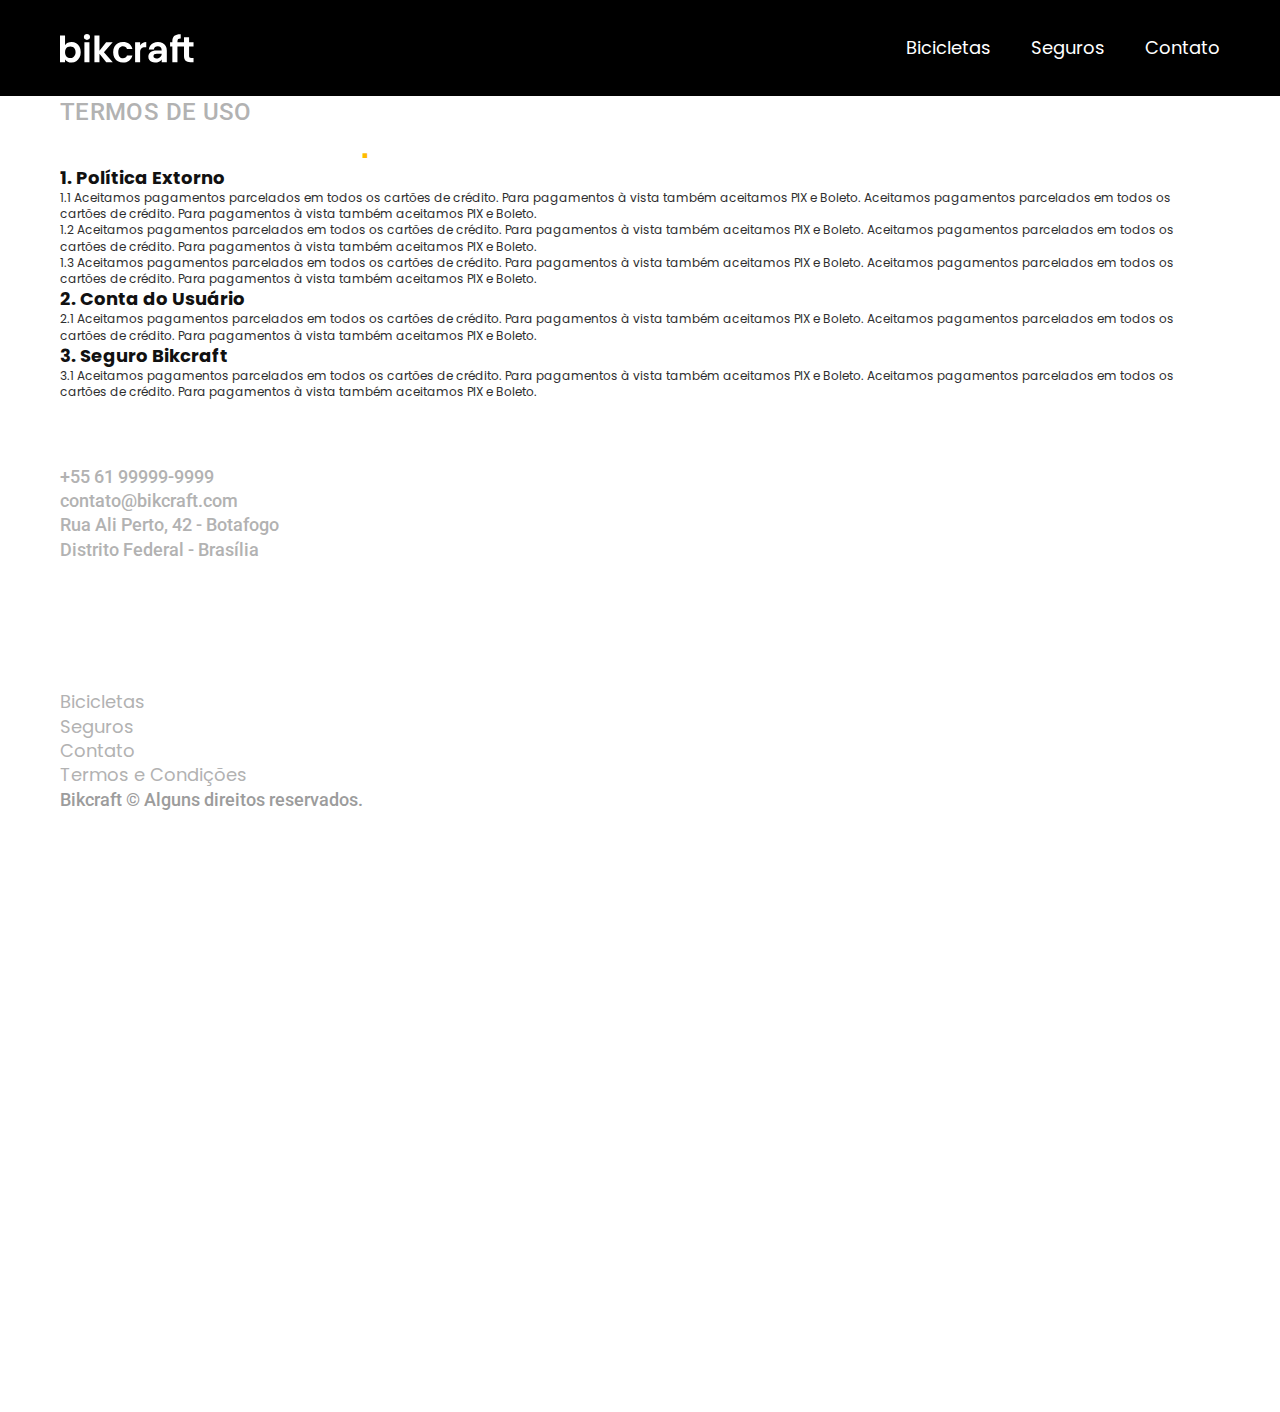
<file: termos.html>
<!DOCTYPE html>
<html lang="pt-br">
<head>
  <meta charset="UTF-8">
  <meta name="viewport" content="width=device-width, initial-scale=1.0">
  <title>Termos e Condições | Bikecraft</title>
  <meta name="description" content="Termos e condições de uso do site Bikecraft. Leia atentamente antes de utilizar nossos serviços."> 

  <link rel="preload" href="./css/style.css" as="style">
  <link rel="stylesheet" href="css/style.css">

  <link rel="preconnect" href="https://fonts.googleapis.com">
  <link rel="preconnect" href="https://fonts.gstatic.com" crossorigin>
  <link href="https://fonts.googleapis.com/css2?family=Merriweather:ital,opsz,wght@1,18..144,900&family=Poppins:wght@400;600&family=Roboto&display=swap" rel="stylesheet">
</head>
<body id="termos">
  <header class="header-bg">
    <div class="header container">
      <a href="./">
        <img src="./img/bikcraft.svg" width="136" height="32" alt="Bikcraft">
      </a>

      <nav aria-label="primaria">
        <ul class="header-menu font-1-m cor-0">
          <li><a href="./bicicletas.html">Bicicletas</a></li>
          <li><a href="./seguros.html">Seguros</a></li>
          <li><a href="./contato.html">Contato</a></li>
        </ul>
      </nav>
    </div>
  </header>

  <main>
    <div class="titulo-bg">
      <div class="titulo container">
        <p class="font-2-g-b cor-5">Termos de uso</p>
        <h1 class="font-1-xxg cor-0">termos e condições<span class="cor-p1">.</span></h1>
      </div>
    </div>

    <div class="termos font-1-p cor-10 container">
      <h2 class="font-1-g cor-11">1. Política Extorno</h2>
      <p>1.1 Aceitamos pagamentos parcelados em todos os cartões de crédito. Para pagamentos à vista também aceitamos PIX e Boleto. Aceitamos pagamentos parcelados em todos os cartões de crédito. Para pagamentos à vista também aceitamos PIX e Boleto.</p>
      <p>1.2 Aceitamos pagamentos parcelados em todos os cartões de crédito. Para pagamentos à vista também aceitamos PIX e Boleto. Aceitamos pagamentos parcelados em todos os cartões de crédito. Para pagamentos à vista também aceitamos PIX e Boleto.</p>
      <p>1.3 Aceitamos pagamentos parcelados em todos os cartões de crédito. Para pagamentos à vista também aceitamos PIX e Boleto. Aceitamos pagamentos parcelados em todos os cartões de crédito. Para pagamentos à vista também aceitamos PIX e Boleto.</p>
      <h2 class="font-1-g cor-11">2. Conta do Usuário</h2>
      <p>2.1 Aceitamos pagamentos parcelados em todos os cartões de crédito. Para pagamentos à vista também aceitamos PIX e Boleto. Aceitamos pagamentos parcelados em todos os cartões de crédito. Para pagamentos à vista também aceitamos PIX e Boleto.</p>
      <h2 class="font-1-g cor-11">3. Seguro Bikcraft</h2>
      <p>3.1 Aceitamos pagamentos parcelados em todos os cartões de crédito. Para pagamentos à vista também aceitamos PIX e Boleto. Aceitamos pagamentos parcelados em todos os cartões de crédito. Para pagamentos à vista também aceitamos PIX e Boleto.</p>
    </div>
  </main>

  <footer class="footer-bg">
    <div class="footer container">
      <img src="./img/bikcraft.svg" width="136" height="32" alt="Bikcraft">
      <div class="footer-contato">
        <h3 class="font-2-g-b cor-0">Contato</h3>
        <ul class="font-2-m cor-5">
          <li><a href="tel:+5561999999999">+55 61 99999-9999</a></li>
          <li><a href="mailto:contato@bikcraft.com">contato@bikcraft.com</a></li>
          <li>Rua Ali Perto, 42 - Botafogo</li>
          <li>Distrito Federal - Brasília</li>
        </ul>
        <div class="footer-redes">
          <a href="#">
            <img src="./img/redes/instagram.svg" width="32" height="32" alt="Instagram">
          </a>
          <a href="#">
            <img src="./img/redes/facebook.svg" width="32" height="32" alt="Facebook">
          </a>
          <a href="#">
            <img src="./img/redes/youtube.svg" width="32" height="32" alt="Twitter">
          </a>

        </div>
      </div>
      <div class="footer-informacoes">
        <h3 class="font-2-g-b cor-0">Informações</h3>
        <nav>
          <ul class="font-1-m cor-5">
            <li><a href="./bicicletas.html">Bicicletas</a></li>
            <li><a href="./seguros.html">Seguros</a></li>
            <li><a href="./contato.html">Contato</a></li>
            <li><a href="./termos.html">Termos e Condições</a></li>
          </ul>
        </nav>
      </div>
      <p class="footer-copy font-2-m cor-6">Bikcraft © Alguns direitos reservados.</p>
    </div>
  </footer>
</body>
</html>
</file>
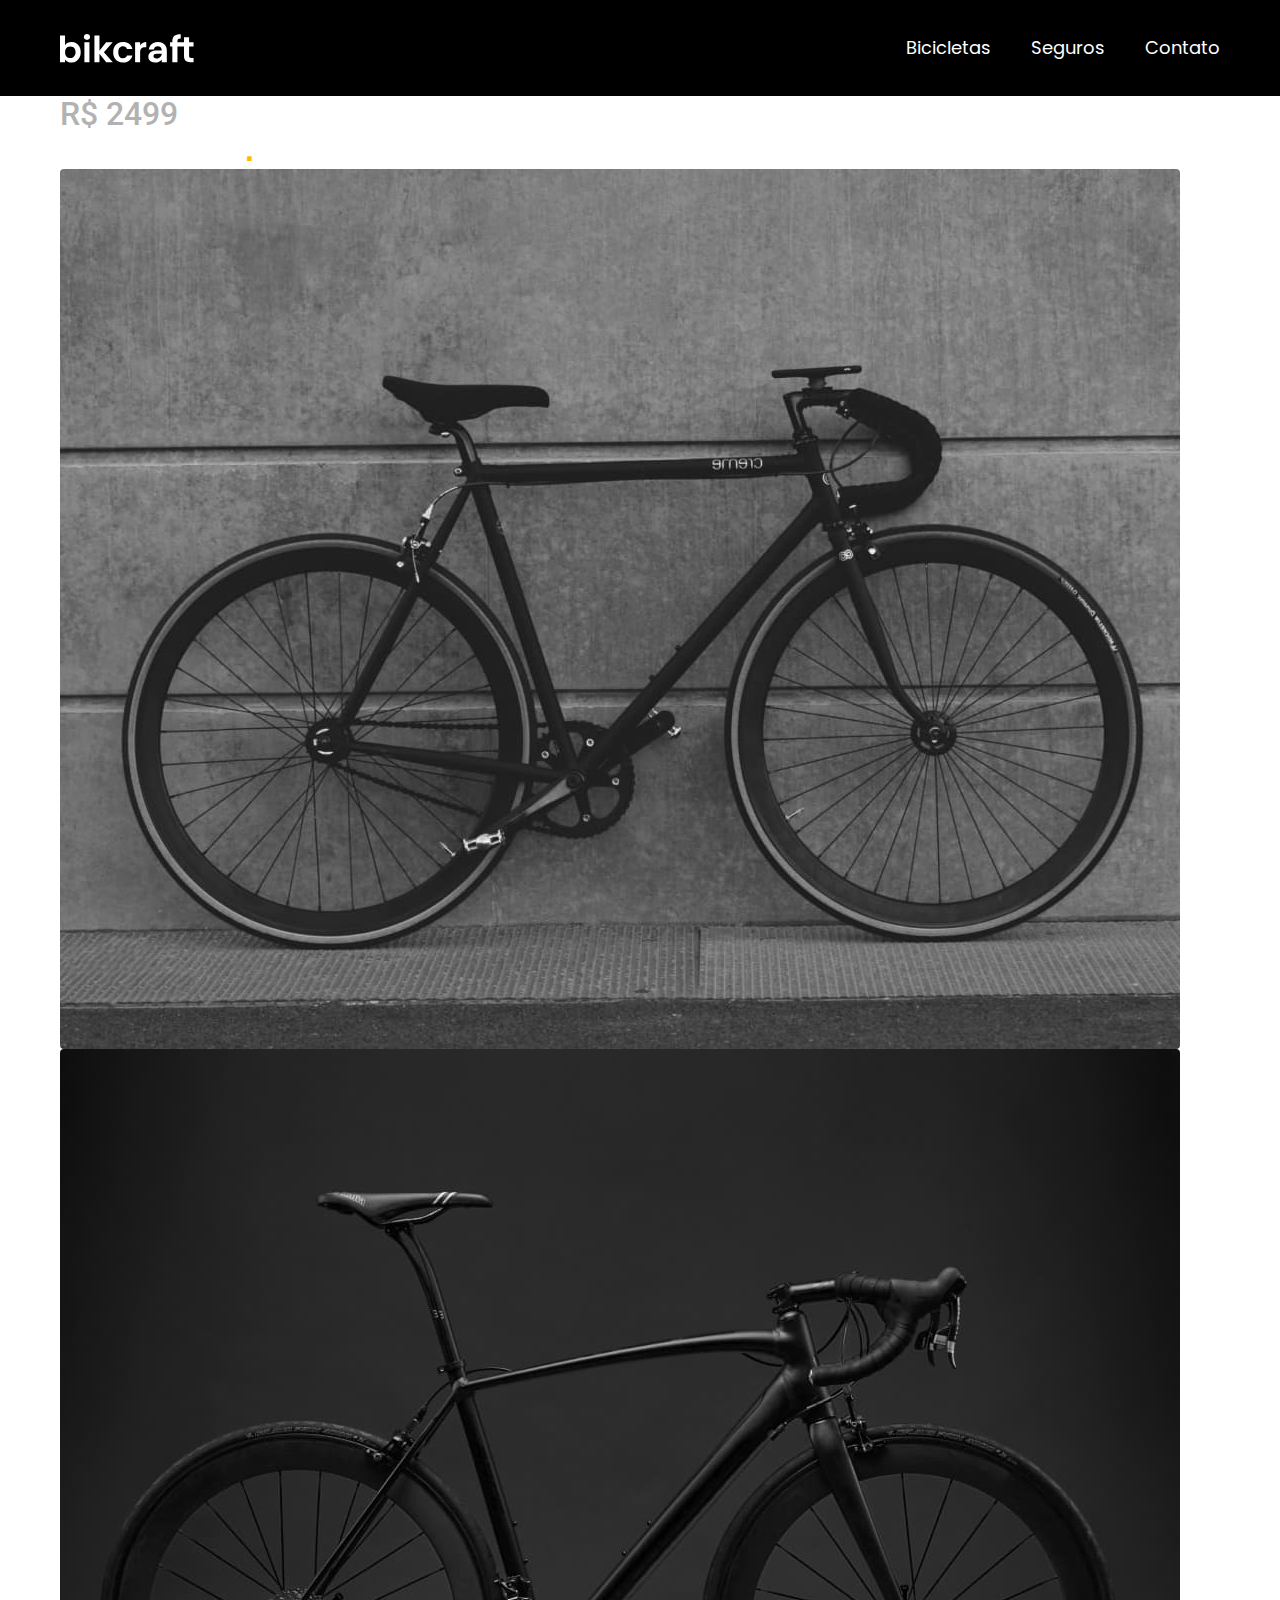
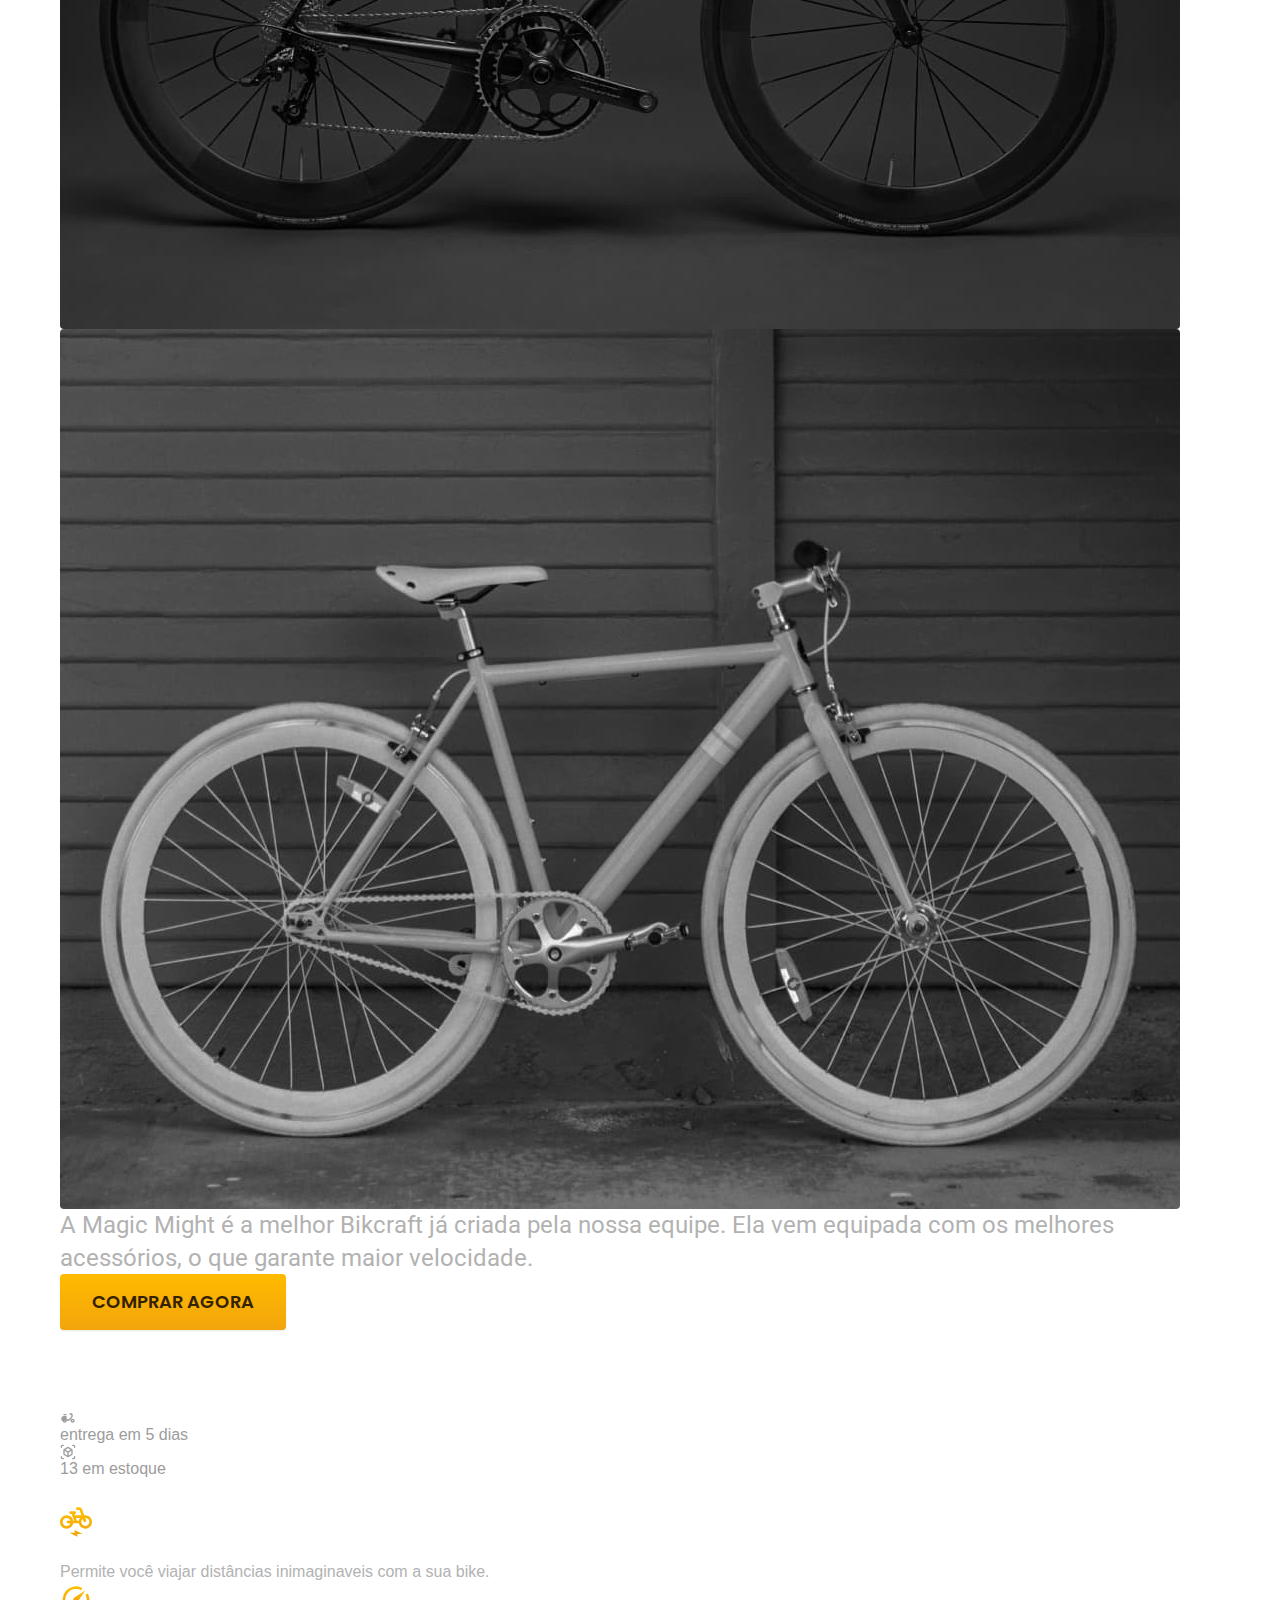
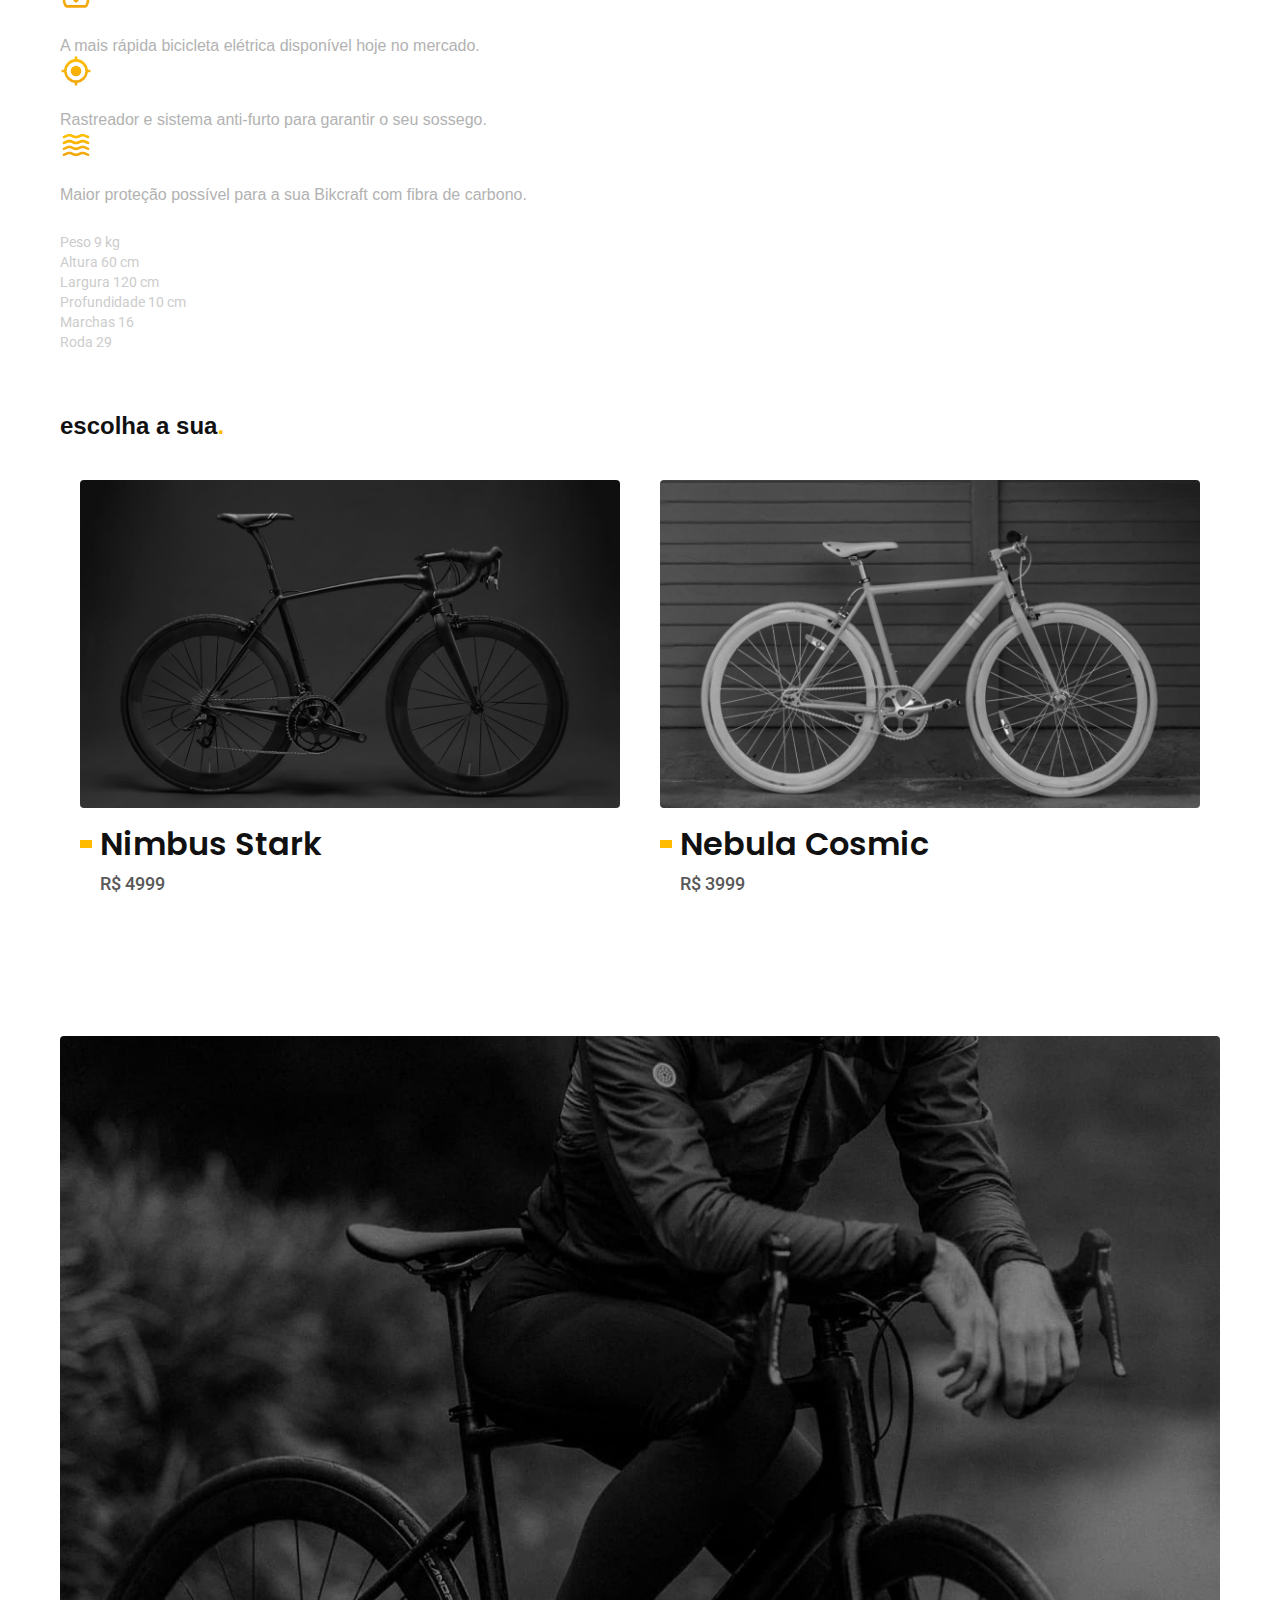
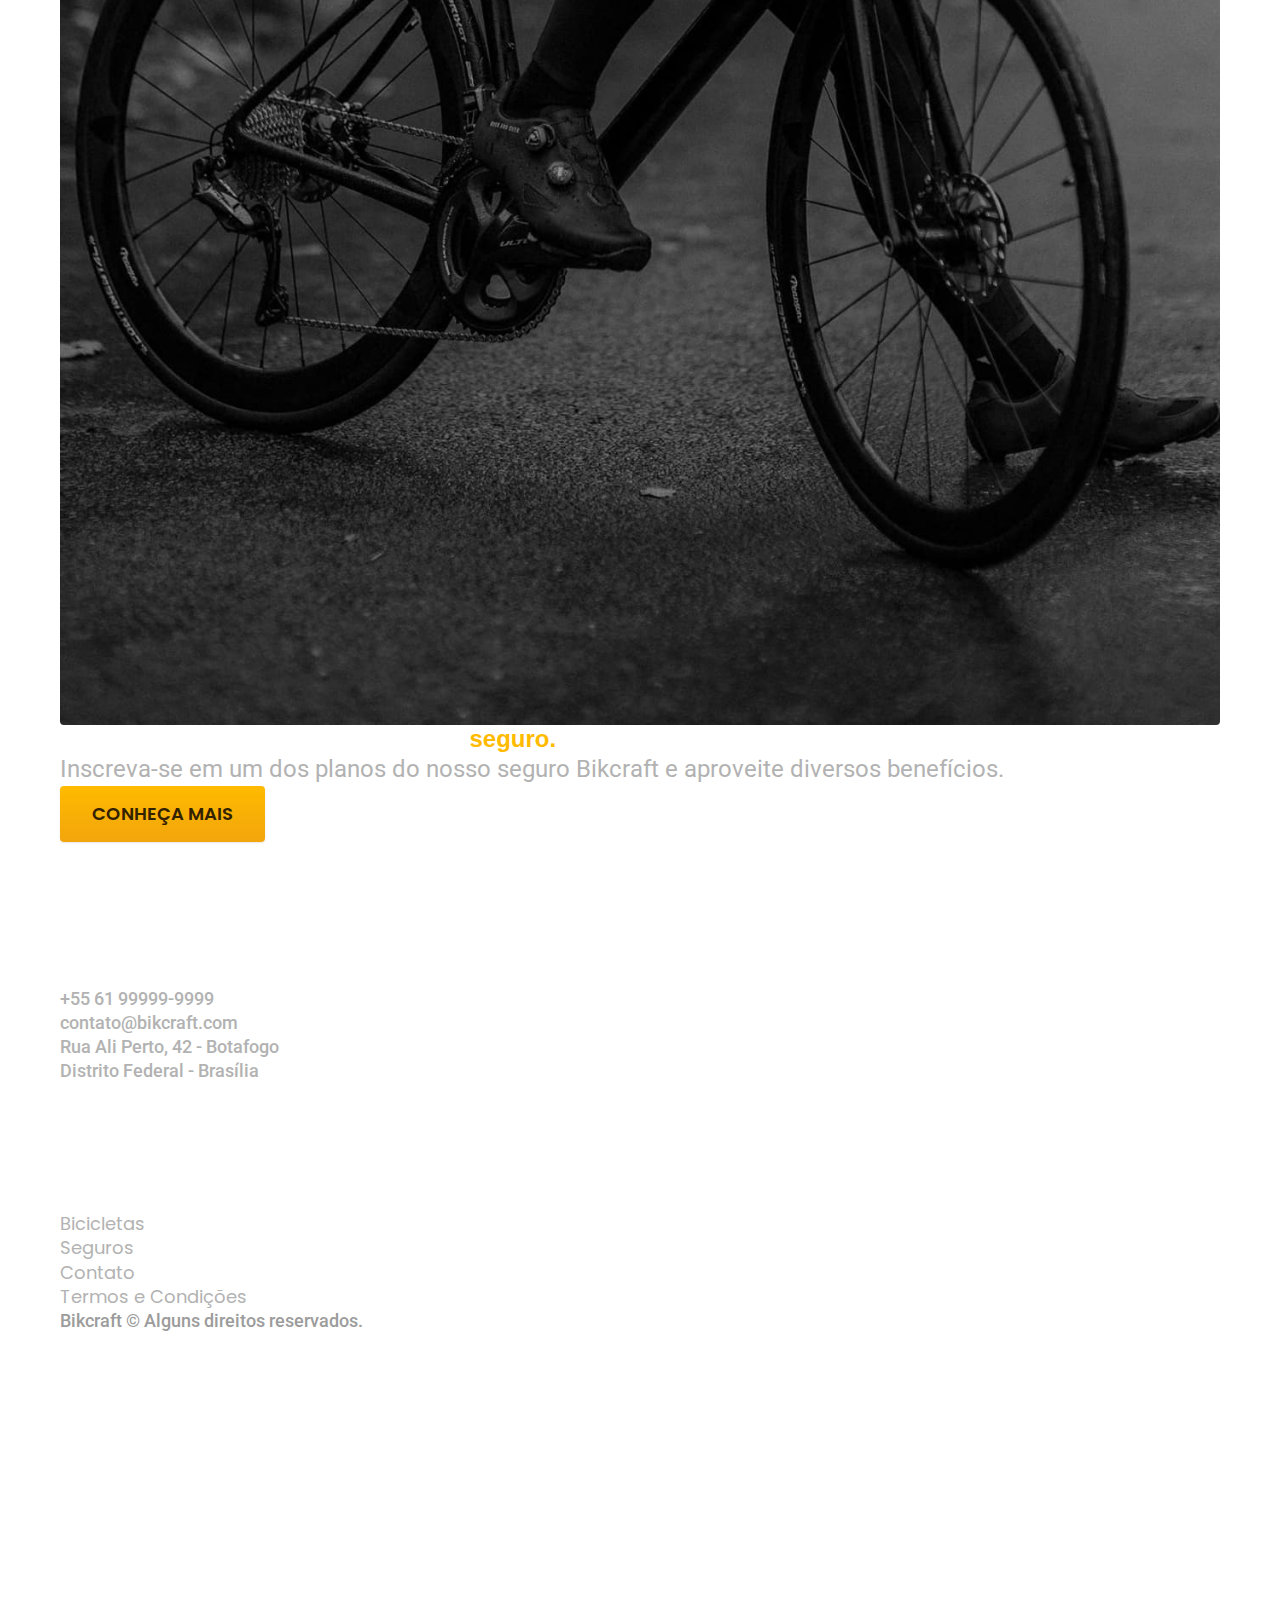
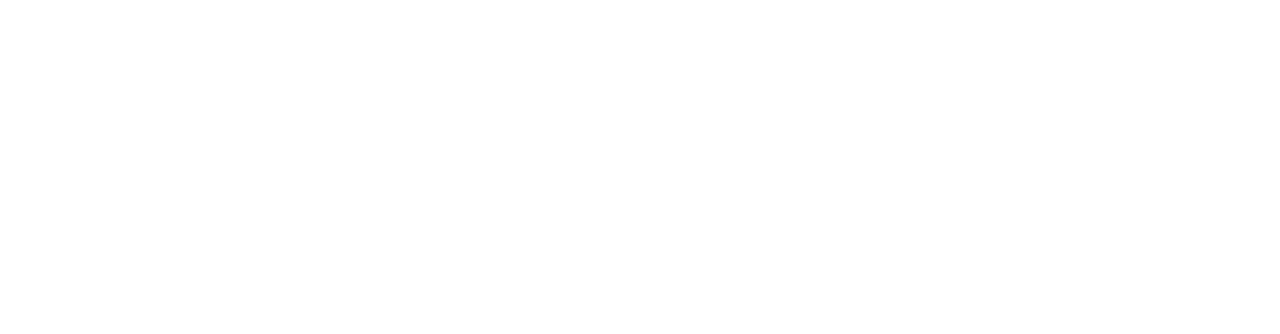
<file: bicicletas/magic.html>
<!DOCTYPE html>
<html lang="pt-br">
<head>
  <meta charset="UTF-8">
  <meta name="viewport" content="width=device-width, initial-scale=1.0">
  <title>Magic Might | Bikecraft</title>
  <meta name="description" content=""> 

  <link rel="stylesheet" href="../css/style.css">

  <link rel="preconnect" href="https://fonts.googleapis.com">
  <link rel="preconnect" href="https://fonts.gstatic.com" crossorigin>
  <link href="https://fonts.googleapis.com/css2?family=Merriweather:ital,opsz,wght@1,18..144,900&family=Poppins:wght@400;600&family=Roboto&display=swap" rel="stylesheet">
</head>
<body id="bicicleta">
  <header class="header-bg">
    <div class="header container">
      <a href="../">
        <img src="../img/bikcraft.svg" alt="Bikcraft">
      </a>

      <nav aria-label="primaria">
        <ul class="header-menu font-1-m cor-0">
          <li><a href="../bicicletas.html">Bicicletas</a></li>
          <li><a href="../seguros.html">Seguros</a></li>
          <li><a href="../contato.html">Contato</a></li>
        </ul>
      </nav>
    </div>
  </header>

  <main class="titulo-bg">
    <div>
      <div class="titulo container">
        <p class="font-2-gg cor-5">R$ 2499</p>
        <h1 class="font-1-xxg cor-0">Magic Might<span class="cor-p1">.</span></h1>
      </div>
    </div>
    <div class="bicicleta container">
      <div class="bicicleta-imagens">
        <img src="../img/bicicleta/nimbus2.jpg" alt="">
        <img src="../img/bicicleta/nimbus1.jpg" alt="">
        <img src="../img/bicicleta/nimbus3.jpg" alt="">
      </div>
      <div class="bicicleta-conteudo">
        <p class="font-2-g cor-5">A Magic Might é a melhor Bikcraft já criada pela nossa equipe. Ela vem equipada com os melhores acessórios, o que garante maior velocidade.</p>
        <div class="bicicleta-comprar">
          <a class="botao" href="../orcamento.html">Comprar Agora</a>
          <span class="font-1-xp cor-6"><img src="../img/icones/entrega.svg" alt=""> entrega em 5 dias</span>
          <span class="font-1-xp cor-6"><img src="../img/icones/estoque.svg" alt=""> 13 em estoque</span>
        </div>
      
        <h2 class="font-1-xp cor-0">Informações</h2>
        <ul class="bicicleta-informacoes">
          <li>
            <img src="../img/icones/eletrica.svg" alt="">
            <h3 class="font-1-m cor-0">Motor Elétrico</h3>
            <p class="font-2-xp cor-5">Permite você viajar distâncias inimaginaveis com a sua bike.</p>
          </li>
          <li>
            <img src="../img/icones/velocidade.svg" alt="">
            <h3 class="font-1-m cor-0">45 km/h</h3>
            <p class="font-2-xp cor-5">A mais rápida bicicleta elétrica disponível hoje no mercado.</p>
          </li>
          <li>
            <img src="../img/icones/rastreador.svg" alt="">
            <h3 class="font-1-m cor-0">Rastreador</h3>
            <p class="font-2-xp cor-5">Rastreador e sistema anti-furto para garantir o seu sossego.</p>
          </li>
          <li>
            <img src="../img/icones/carbono.svg" alt="">
            <h3 class="font-1-m cor-0">Fibra de Carbono</h3>
            <p class="font-2-xp cor-5">Maior proteção possível para a sua Bikcraft com fibra de carbono.</p>
          </li>
        </ul>
        <h2 class="font-1-xp cor-0">Ficha Técnica</h2>
        <ul class="bicicleta-ficha font-2-p cor-4">
          <li>Peso <span>9 kg</span></li>
          <li>Altura <span>60 cm</span></li>
          <li>Largura <span>120 cm</span></li>
          <li>Profundidade <span>10 cm</span></li>
          <li>Marchas <span>16</span></li>
          <li>Roda <span>29</span></li>
        </ul>
      </div>
    </div>
  </main>

   <article class="bicicletas-lista container">
    <h2 class="font-1-xxg cor-11">escolha a sua<span class="cor-p1">.</span></h2>
    
    <ul>
      <li>
        <a  href="./nimbus.html">
          <img src="../img/bicicletas/nimbus.jpg" alt="Bicicleta preta">
          <h3 class="cor-11 font-1-gg">Nimbus Stark</h3>
          <span class="font-2-m cor-8">R$ 4999</span>
        </a>
      </li>
      <li>
        <a  href="./nebula.html">
          <img src="../img/bicicletas/nebula.jpg" alt="Bicicleta preta">
          <h3 class="cor-11 font-1-gg">Nebula Cosmic</h3>
          <span class="font-2-m cor-8">R$ 3999</span>
        </a>
      </li>
    </ul>
  </article>

  <article class="seguro-bg">
    <div class="seguro container">
      <div class="seguro-imagem">
        <img src="../img/fotos/seguros.jpg" alt="Pessoa parada em cima de uma bicicleta.">
      </div>
      <div class="seguro-conteudo">
        <h2 class="font-1-xxg cor-0">Pedale mais tranquilo com o nosso <span class="cor-p1">seguro.</span></h2>
        <p class="font-2-g cor-5">Inscreva-se em um dos planos do nosso seguro Bikcraft e aproveite diversos benefícios.</p>
        <a class="botao" href="../seguros.html">Conheça Mais</a>
      </div>
    </div>
  </article>

  <footer class="footer-bg">
    <div class="footer container">
      <img src="../img/bikcraft.svg" alt="Bikcraft">
      <div class="footer-contato">
        <h3 class="font-2-g-b cor-0">Contato</h3>
        <ul class="font-2-m cor-5">
          <li><a href="tel:+5561999999999">+55 61 99999-9999</a></li>
          <li><a href="mailto:contato@bikcraft.com">contato@bikcraft.com</a></li>
          <li>Rua Ali Perto, 42 - Botafogo</li>
          <li>Distrito Federal - Brasília</li>
        </ul>
        <div class="footer-redes">
          <a href="#">
            <img src="../img/redes/facebook.svg" alt="Facebook">
          </a>
          <a href="#">
            <img src="../img/redes/instagram.svg" alt="Instagram">
          </a>
          <a href="#">
            <img src="../img/redes/youtube.svg" alt="Twitter">
          </a>

        </div>
      </div>
      <div class="footer-informacoes">
        <h3 class="font-2-g-b cor-0">Informações</h3>
        <nav>
          <ul class="font-1-m cor-5">
            <li><a href="../bicicletas.html">Bicicletas</a></li>
            <li><a href="../seguros.html">Seguros</a></li>
            <li><a href="../contato.html">Contato</a></li>
            <li><a href="../termos.html">Termos e Condições</a></li>
          </ul>
        </nav>
      </div>
      <p class="footer-copy font-2-m cor-6">Bikcraft © Alguns direitos reservados.</p>
    </div>
  </footer>
</body>
</html>
</file>
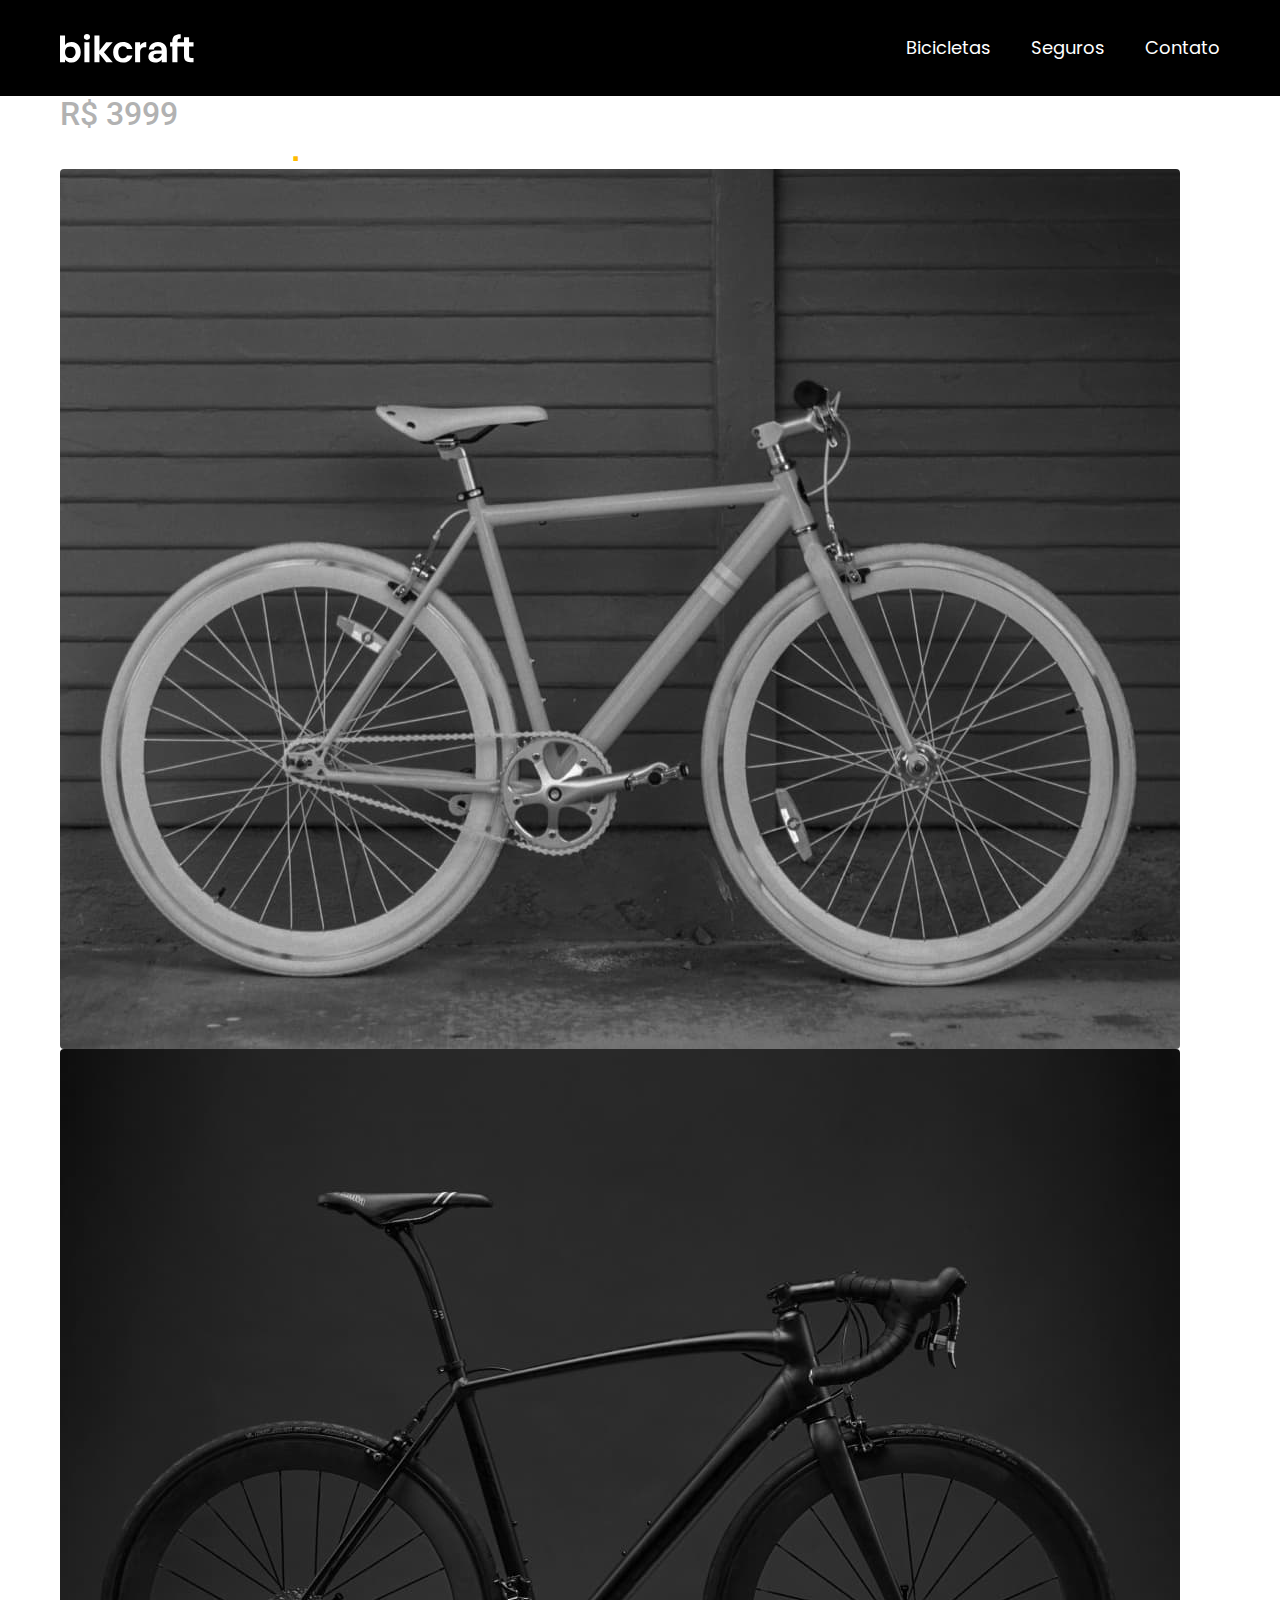
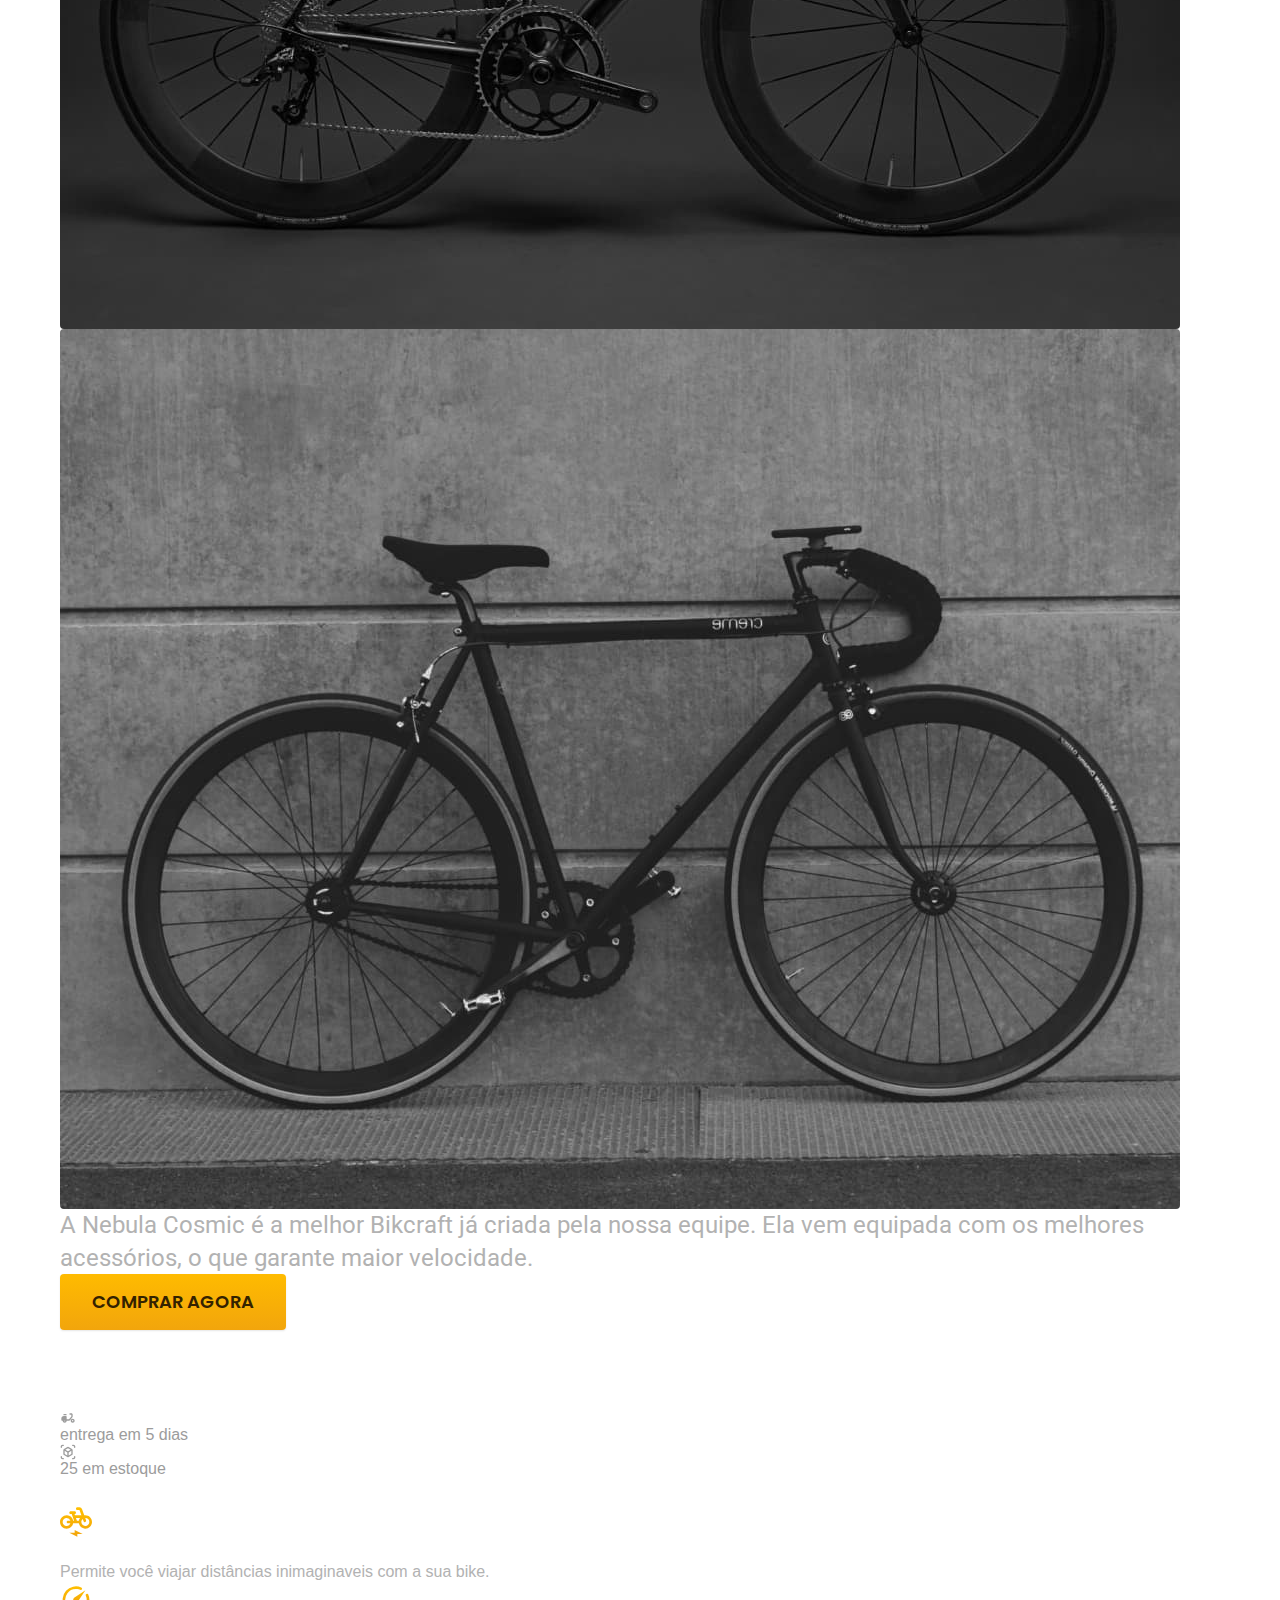
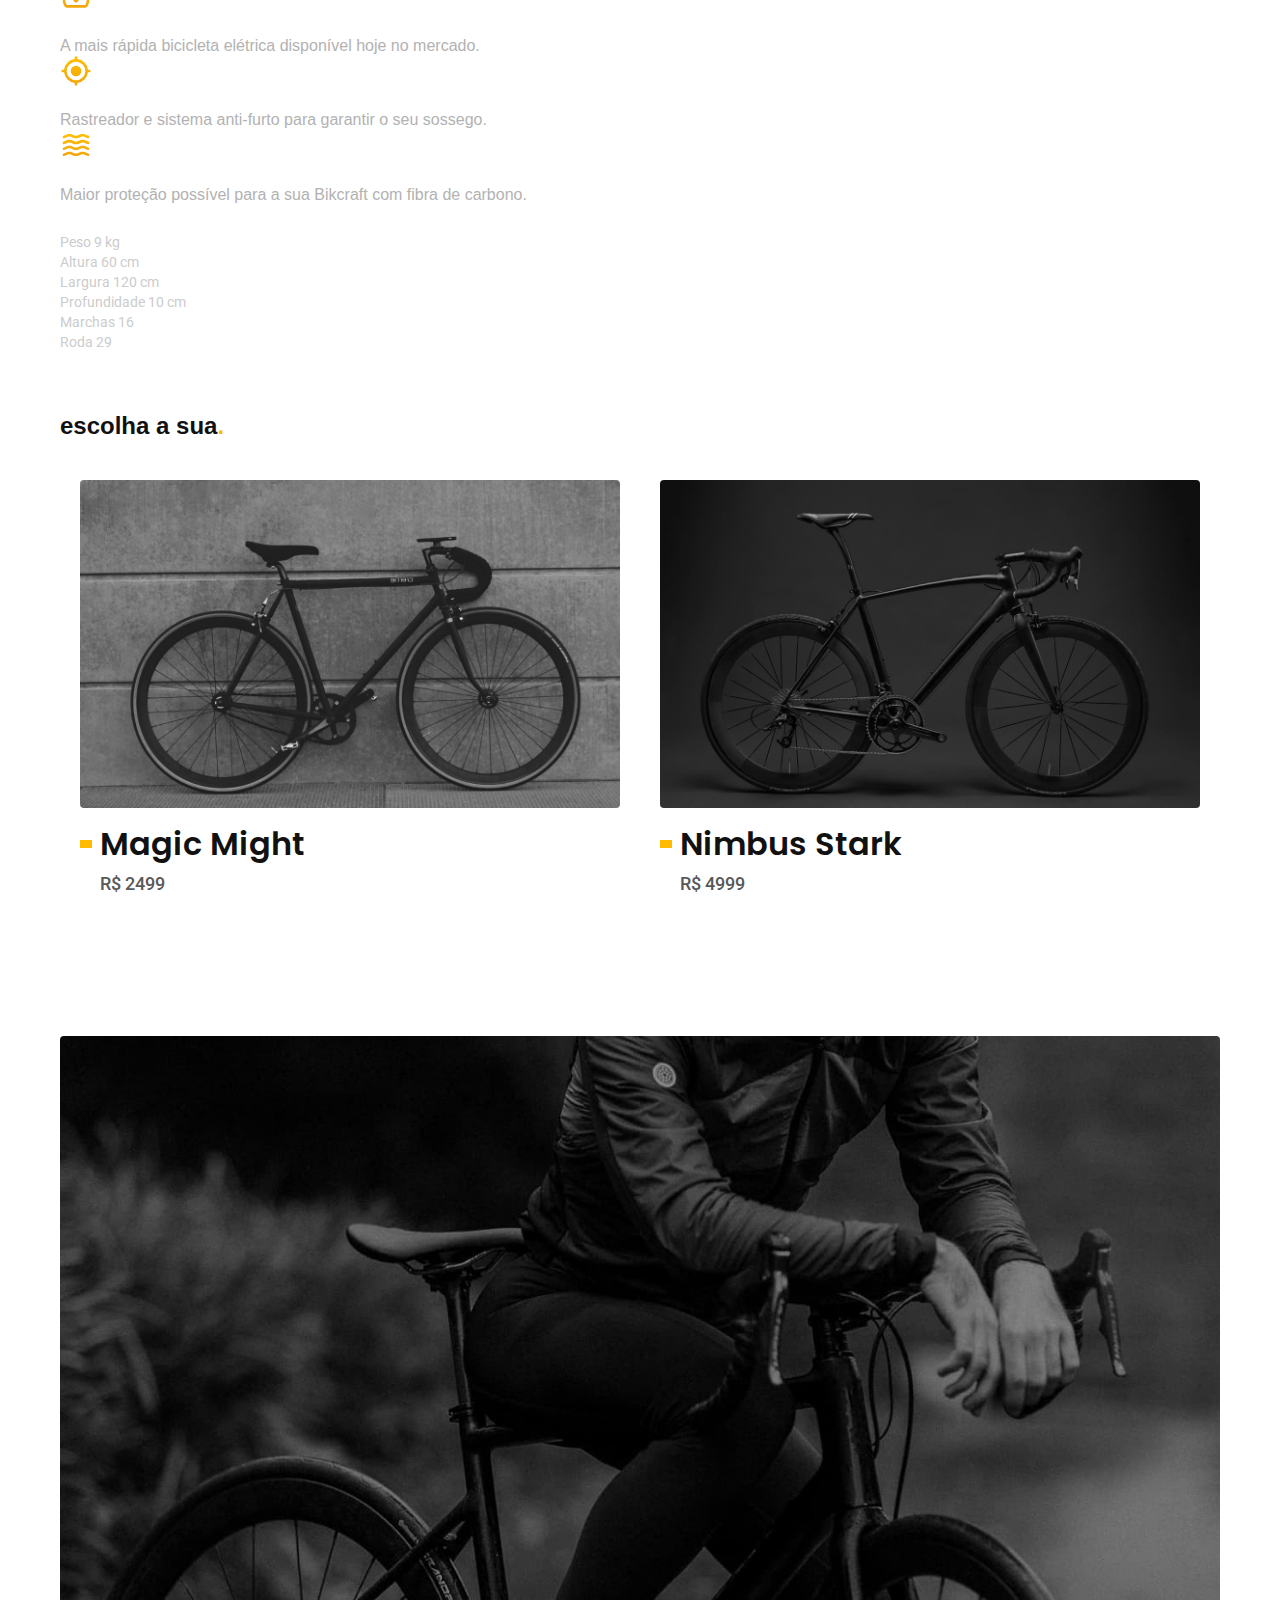
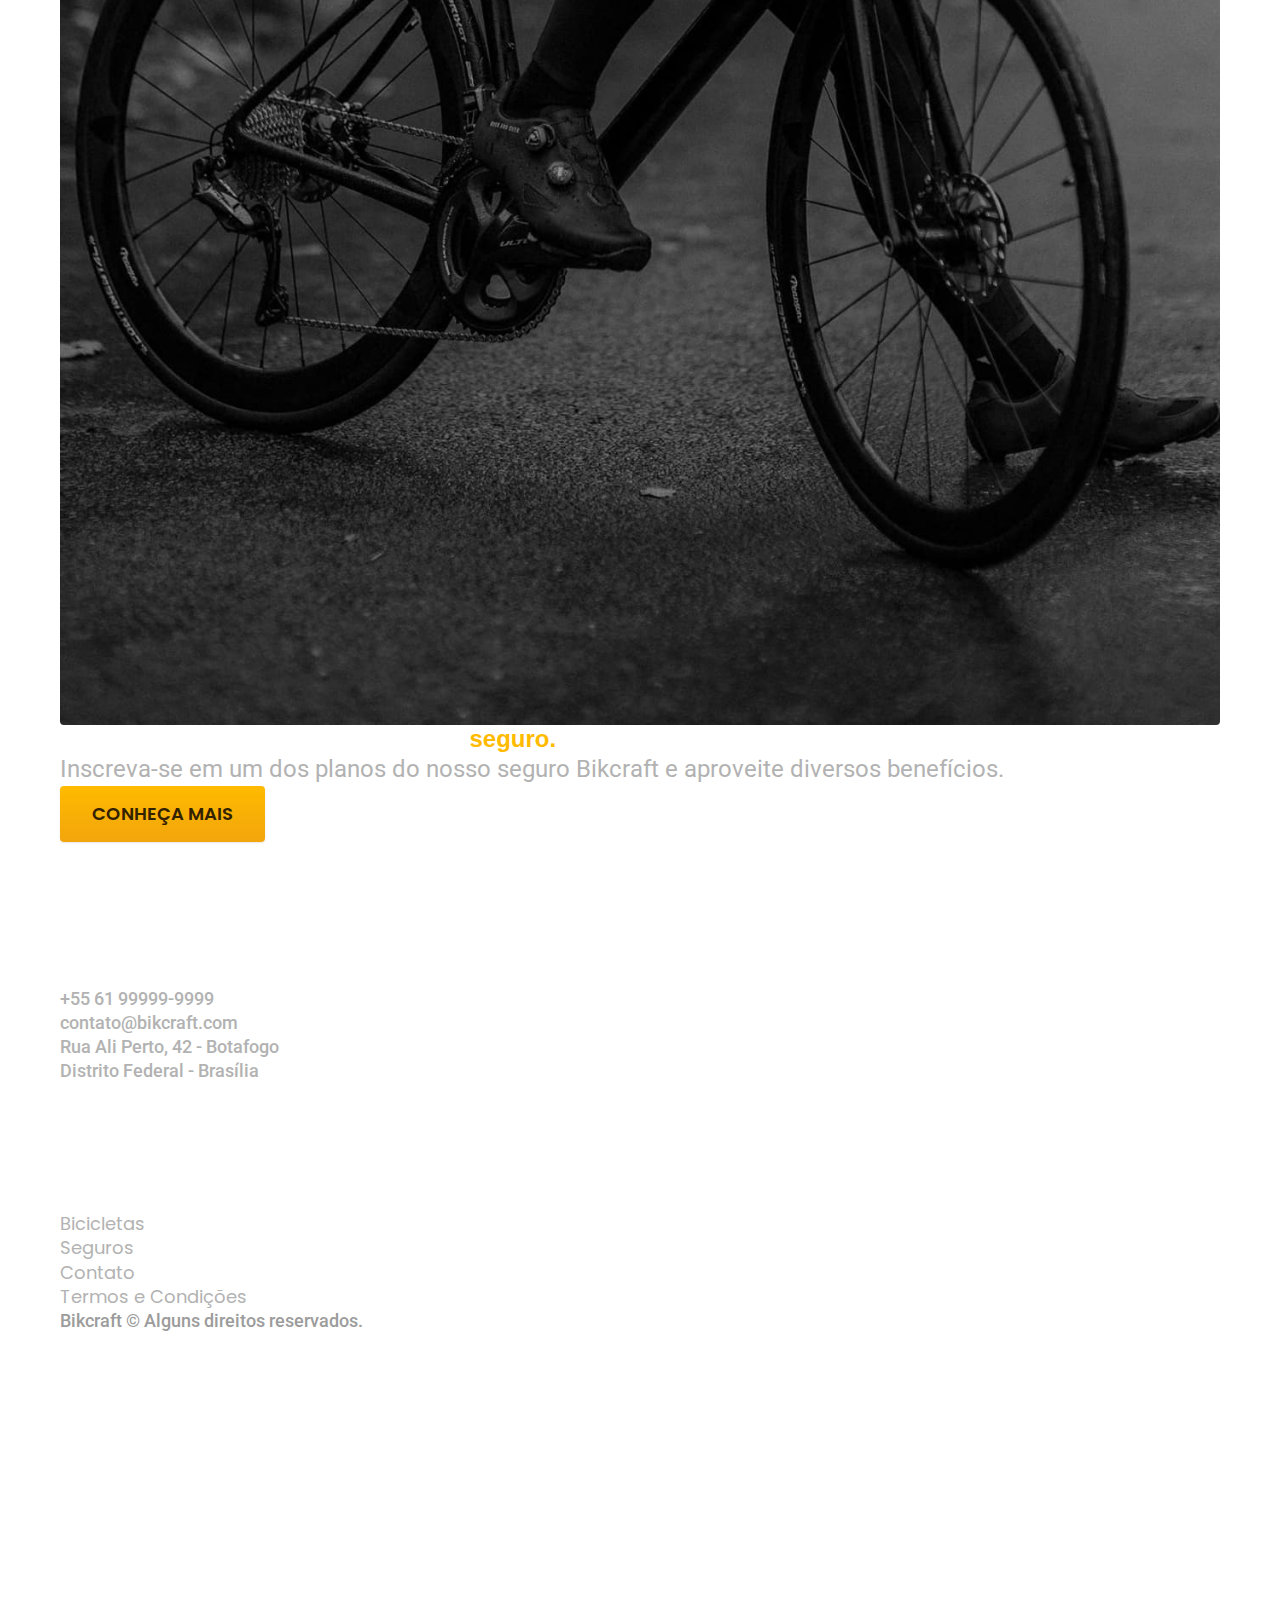
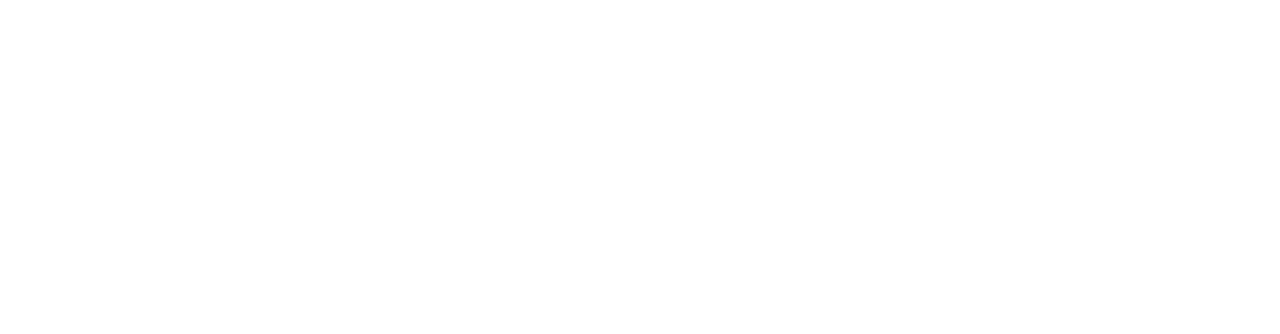
<file: bicicletas/nebula.html>
<!DOCTYPE html>
<html lang="pt-br">
<head>
  <meta charset="UTF-8">
  <meta name="viewport" content="width=device-width, initial-scale=1.0">
  <title>Nebula Cosmic | Bikecraft</title>
  <meta name="description" content=""> 

  <link rel="stylesheet" href="../css/style.css">

  <link rel="preconnect" href="https://fonts.googleapis.com">
  <link rel="preconnect" href="https://fonts.gstatic.com" crossorigin>
  <link href="https://fonts.googleapis.com/css2?family=Merriweather:ital,opsz,wght@1,18..144,900&family=Poppins:wght@400;600&family=Roboto&display=swap" rel="stylesheet">
</head>
<body id="bicicleta">
  <header class="header-bg">
    <div class="header container">
      <a href="../">
        <img src="../img/bikcraft.svg" alt="Bikcraft">
      </a>

      <nav aria-label="primaria">
        <ul class="header-menu font-1-m cor-0">
          <li><a href="../bicicletas.html">Bicicletas</a></li>
          <li><a href="../seguros.html">Seguros</a></li>
          <li><a href="../contato.html">Contato</a></li>
        </ul>
      </nav>
    </div>
  </header>

  <main class="titulo-bg">
    <div>
      <div class="titulo container">
        <p class="font-2-gg cor-5">R$ 3999</p>
        <h1 class="font-1-xxg cor-0">Nebula Cosmic<span class="cor-p1">.</span></h1>
      </div>
    </div>
    <div class="bicicleta container">
      <div class="bicicleta-imagens">
        <img src="../img/bicicleta/nimbus3.jpg" alt="">
        <img src="../img/bicicleta/nimbus1.jpg" alt="">
        <img src="../img/bicicleta/nimbus2.jpg" alt="">
      </div>
      <div class="bicicleta-conteudo">
        <p class="font-2-g cor-5">A Nebula Cosmic é a melhor Bikcraft já criada pela nossa equipe. Ela vem equipada com os melhores acessórios, o que garante maior velocidade.</p>
        <div class="bicicleta-comprar">
          <a class="botao" href="../orcamento.html">Comprar Agora</a>
          <span class="font-1-xp cor-6"><img src="../img/icones/entrega.svg" alt=""> entrega em 5 dias</span>
          <span class="font-1-xp cor-6"><img src="../img/icones/estoque.svg" alt=""> 25 em estoque</span>
        </div>
      
        <h2 class="font-1-xp cor-0">Informações</h2>
        <ul class="bicicleta-informacoes">
          <li>
            <img src="../img/icones/eletrica.svg" alt="">
            <h3 class="font-1-m cor-0">Motor Elétrico</h3>
            <p class="font-2-xp cor-5">Permite você viajar distâncias inimaginaveis com a sua bike.</p>
          </li>
          <li>
            <img src="../img/icones/velocidade.svg" alt="">
            <h3 class="font-1-m cor-0">40 km/h</h3>
            <p class="font-2-xp cor-5">A mais rápida bicicleta elétrica disponível hoje no mercado.</p>
          </li>
          <li>
            <img src="../img/icones/rastreador.svg" alt="">
            <h3 class="font-1-m cor-0">Rastreador</h3>
            <p class="font-2-xp cor-5">Rastreador e sistema anti-furto para garantir o seu sossego.</p>
          </li>
          <li>
            <img src="../img/icones/carbono.svg" alt="">
            <h3 class="font-1-m cor-0">Fibra de Carbono</h3>
            <p class="font-2-xp cor-5">Maior proteção possível para a sua Bikcraft com fibra de carbono.</p>
          </li>
        </ul>
        <h2 class="font-1-xp cor-0">Ficha Técnica</h2>
        <ul class="bicicleta-ficha font-2-p cor-4">
          <li>Peso <span>9 kg</span></li>
          <li>Altura <span>60 cm</span></li>
          <li>Largura <span>120 cm</span></li>
          <li>Profundidade <span>10 cm</span></li>
          <li>Marchas <span>16</span></li>
          <li>Roda <span>29</span></li>
        </ul>
      </div>
    </div>
  </main>

   <article class="bicicletas-lista container">
    <h2 class="font-1-xxg cor-11">escolha a sua<span class="cor-p1">.</span></h2>
    
    <ul>
      <li>
        <a  href="./magic.html">
          <img src="../img/bicicletas/magic.jpg" alt="Bicicleta preta">
          <h3 class="cor-11 font-1-gg">Magic Might</h3>
          <span class="font-2-m cor-8">R$ 2499</span>
        </a>
      </li>
      <li>
        <a  href="./nimbus.html">
          <img src="../img/bicicletas/nimbus.jpg" alt="Bicicleta preta">
          <h3 class="cor-11 font-1-gg">Nimbus Stark</h3>
          <span class="font-2-m cor-8">R$ 4999</span>
        </a>
      </li>
    </ul>
  </article>

  <article class="seguro-bg">
    <div class="seguro container">
      <div class="seguro-imagem">
        <img src="../img/fotos/seguros.jpg" alt="Pessoa parada em cima de uma bicicleta.">
      </div>
      <div class="seguro-conteudo">
        <h2 class="font-1-xxg cor-0">Pedale mais tranquilo com o nosso <span class="cor-p1">seguro.</span></h2>
        <p class="font-2-g cor-5">Inscreva-se em um dos planos do nosso seguro Bikcraft e aproveite diversos benefícios.</p>
        <a class="botao" href="../seguros.html">Conheça Mais</a>
      </div>
    </div>
  </article>

  <footer class="footer-bg">
    <div class="footer container">
      <img src="../img/bikcraft.svg" alt="Bikcraft">
      <div class="footer-contato">
        <h3 class="font-2-g-b cor-0">Contato</h3>
        <ul class="font-2-m cor-5">
          <li><a href="tel:+5561999999999">+55 61 99999-9999</a></li>
          <li><a href="mailto:contato@bikcraft.com">contato@bikcraft.com</a></li>
          <li>Rua Ali Perto, 42 - Botafogo</li>
          <li>Distrito Federal - Brasília</li>
        </ul>
        <div class="footer-redes">
          <a href="#">
            <img src="../img/redes/facebook.svg" alt="Facebook">
          </a>
          <a href="#">
            <img src="../img/redes/instagram.svg" alt="Instagram">
          </a>
          <a href="#">
            <img src="../img/redes/youtube.svg" alt="Twitter">
          </a>

        </div>
      </div>
      <div class="footer-informacoes">
        <h3 class="font-2-g-b cor-0">Informações</h3>
        <nav>
          <ul class="font-1-m cor-5">
            <li><a href="../bicicletas.html">Bicicletas</a></li>
            <li><a href="../seguros.html">Seguros</a></li>
            <li><a href="../contato.html">Contato</a></li>
            <li><a href="../termos.html">Termos e Condições</a></li>
          </ul>
        </nav>
      </div>
      <p class="footer-copy font-2-m cor-6">Bikcraft © Alguns direitos reservados.</p>
    </div>
  </footer>
</body>
</html>
</file>
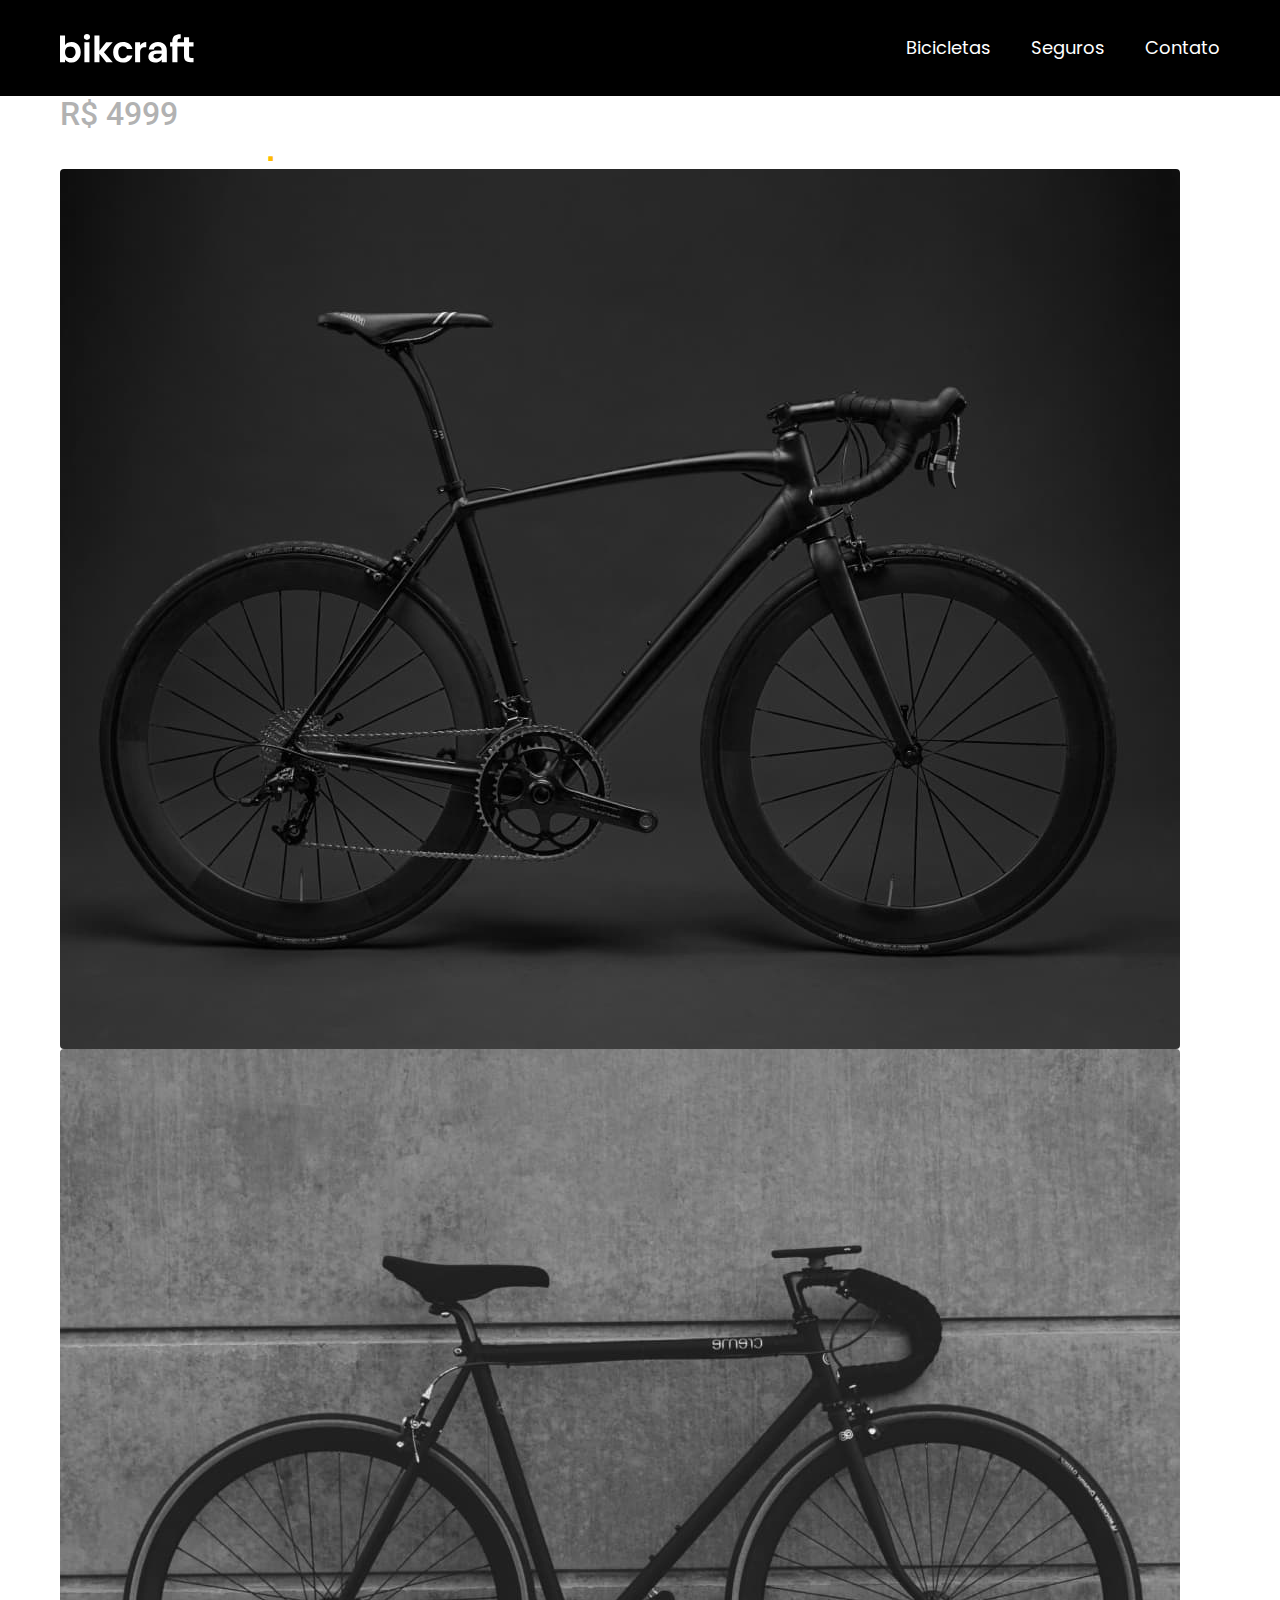
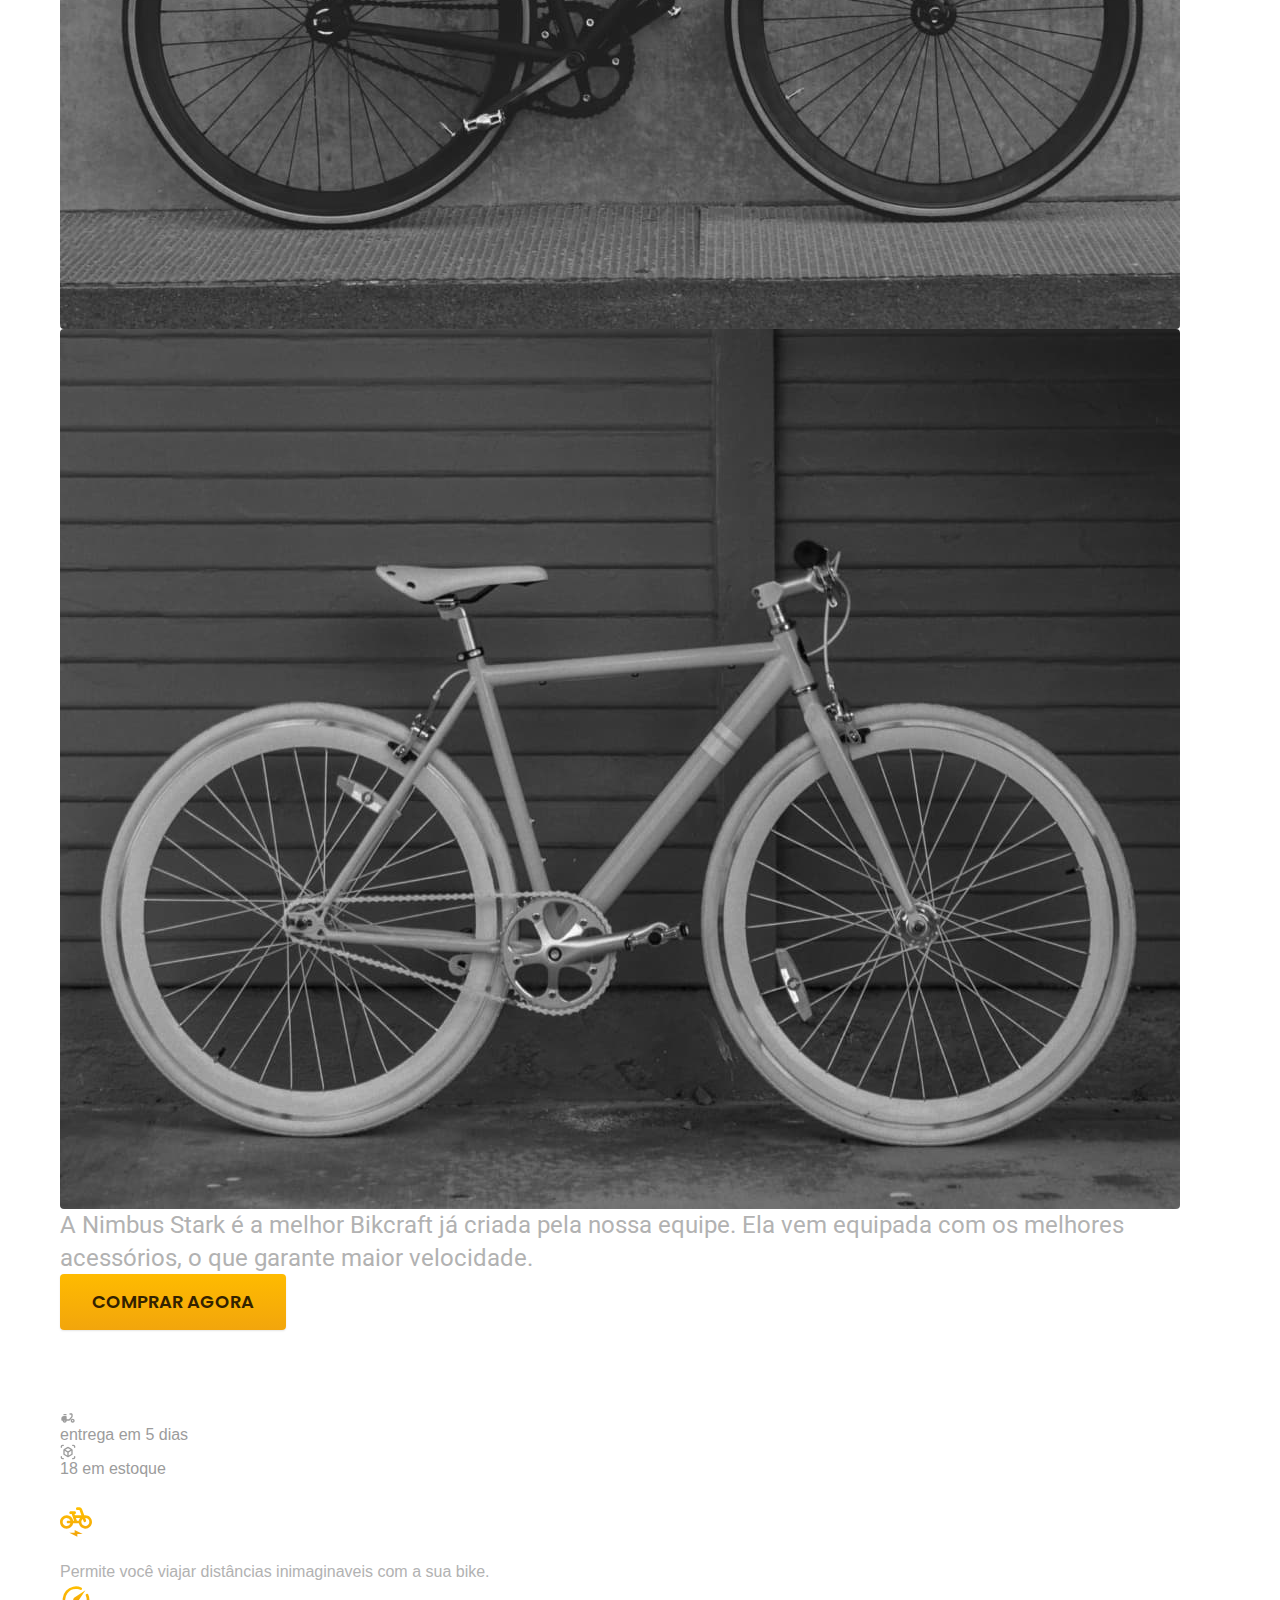
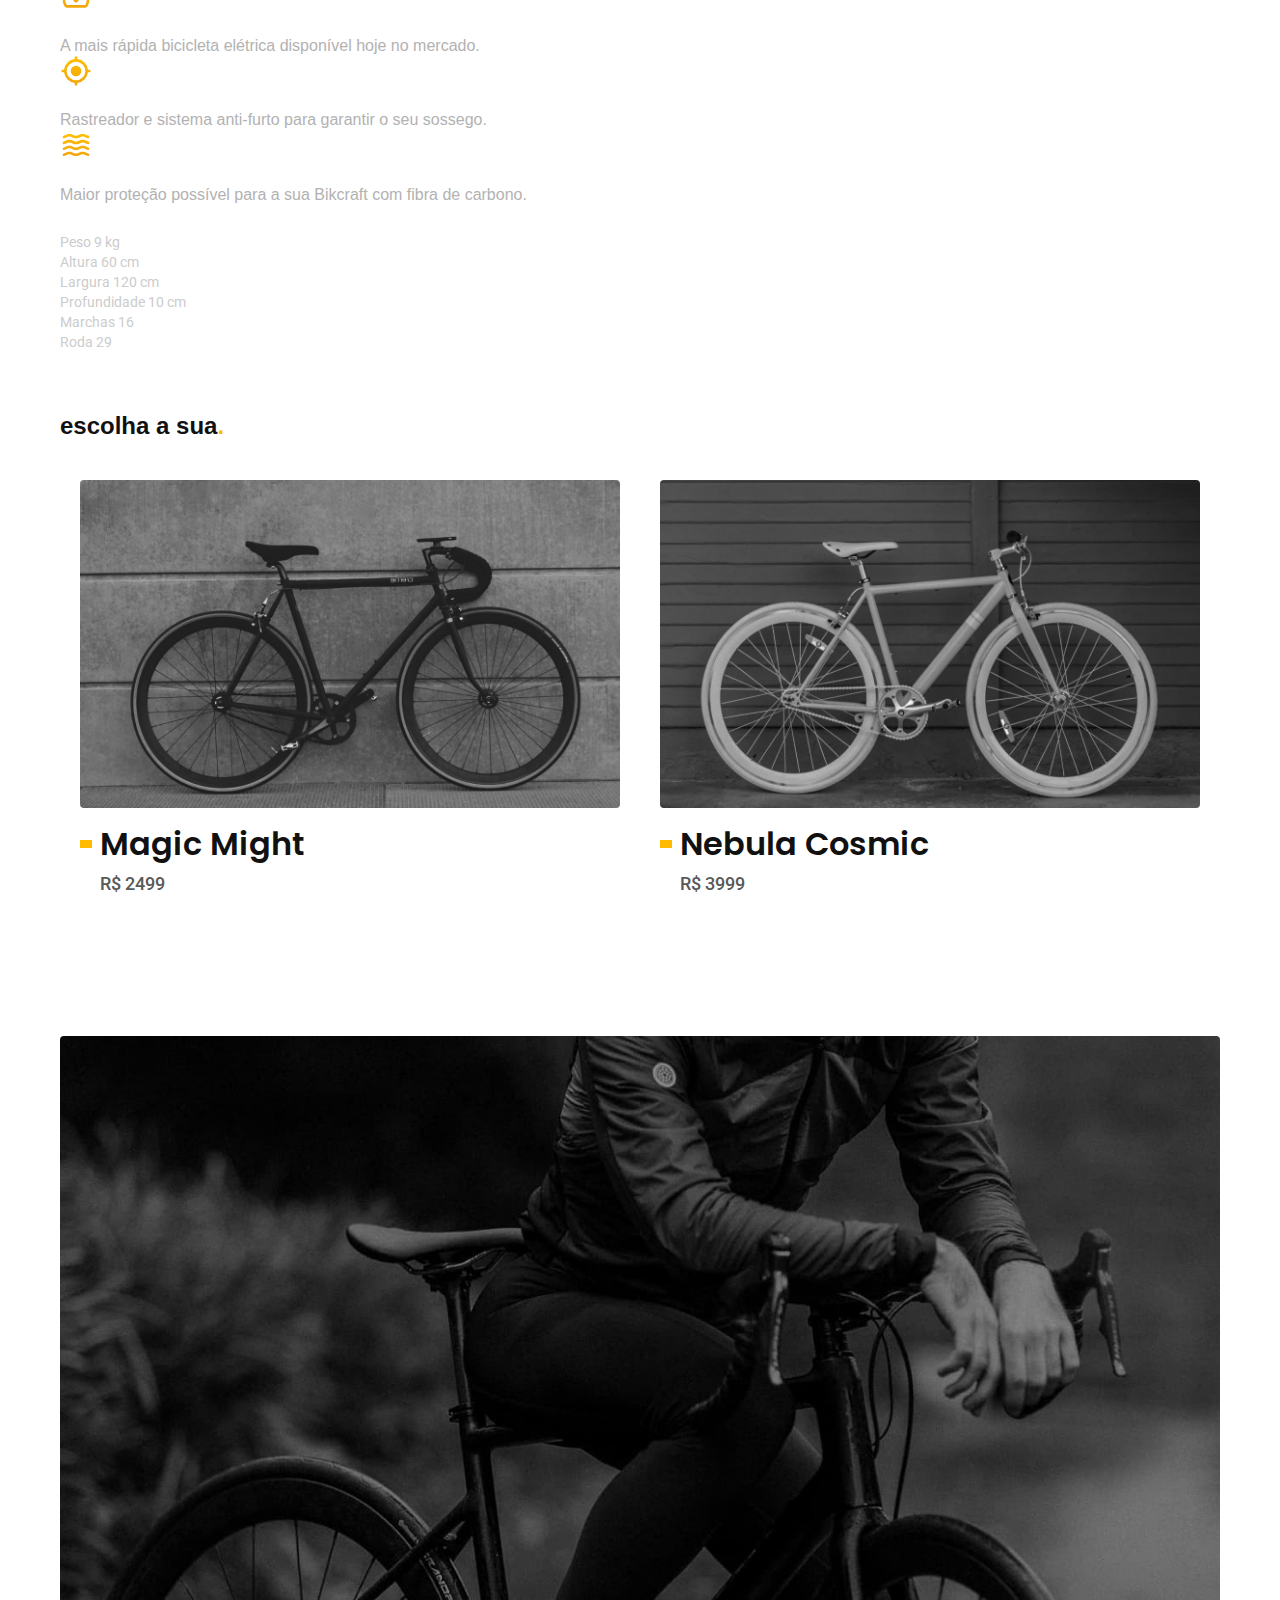
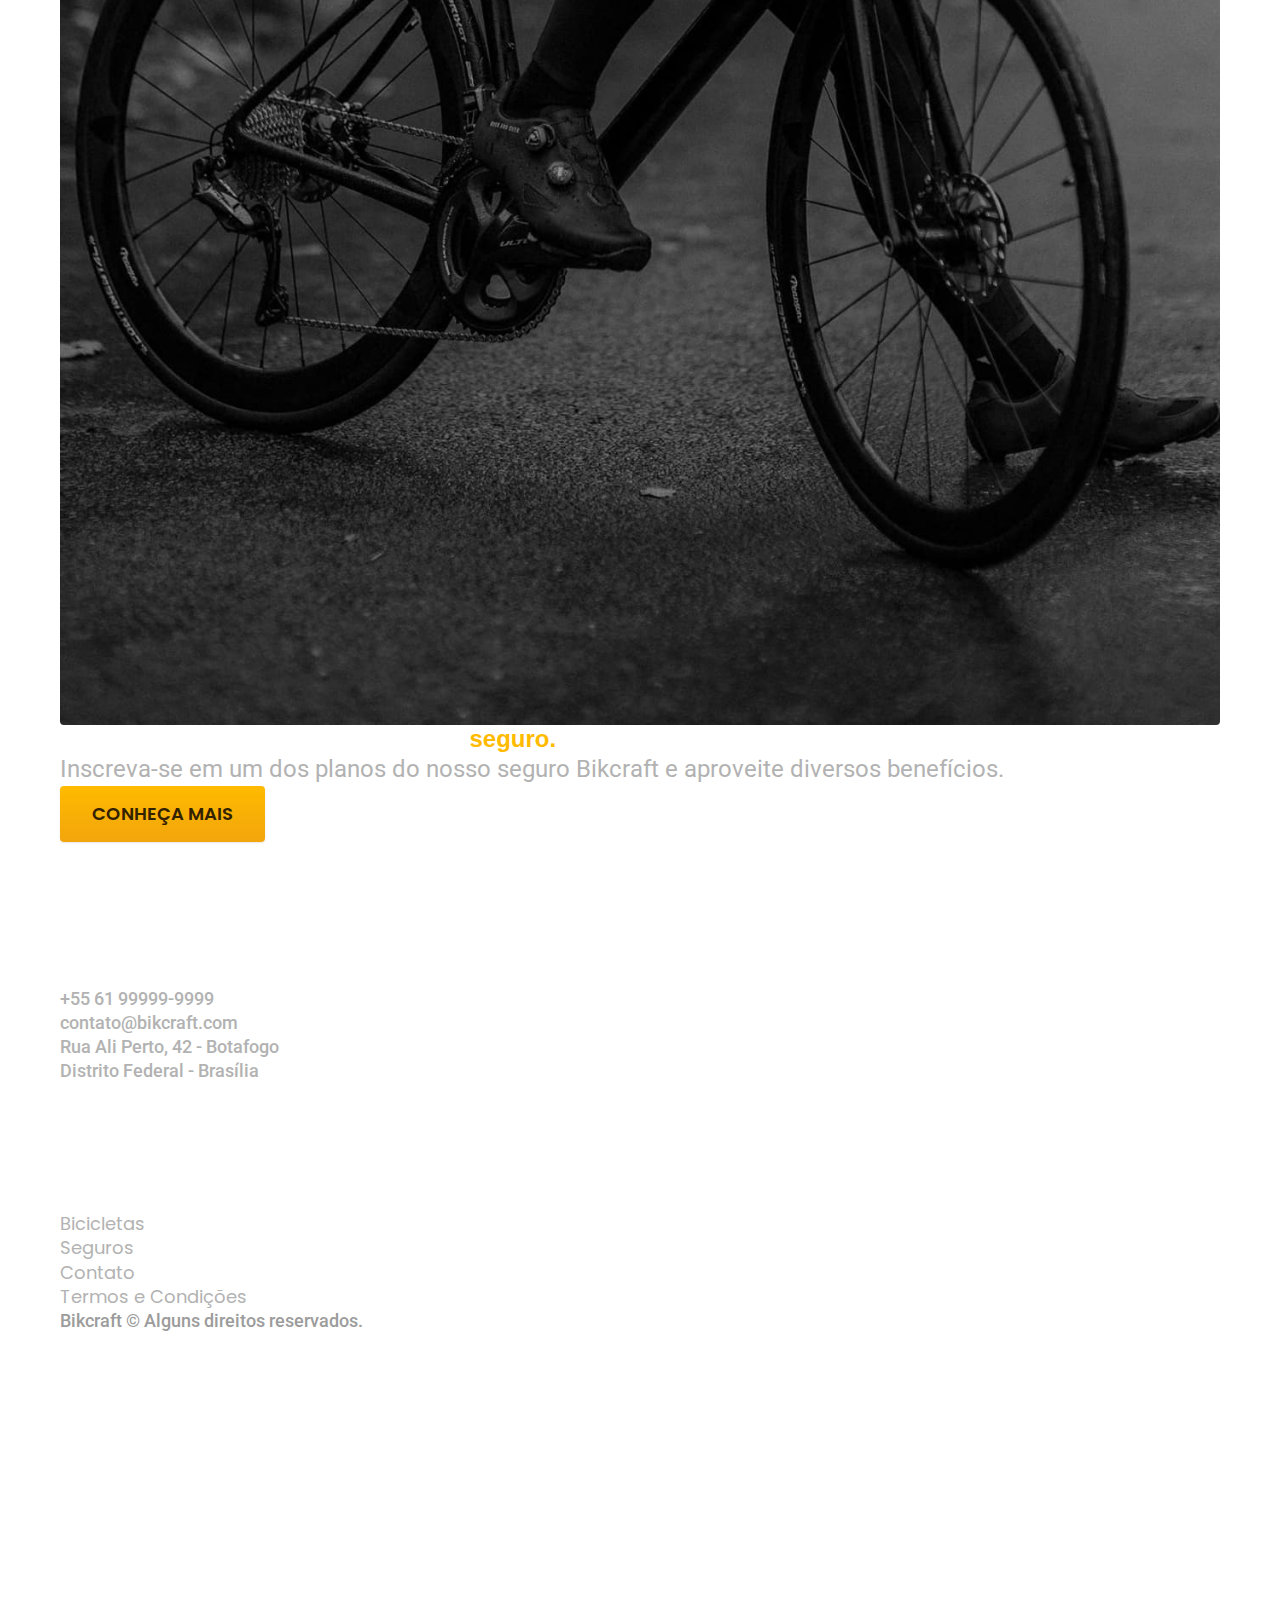
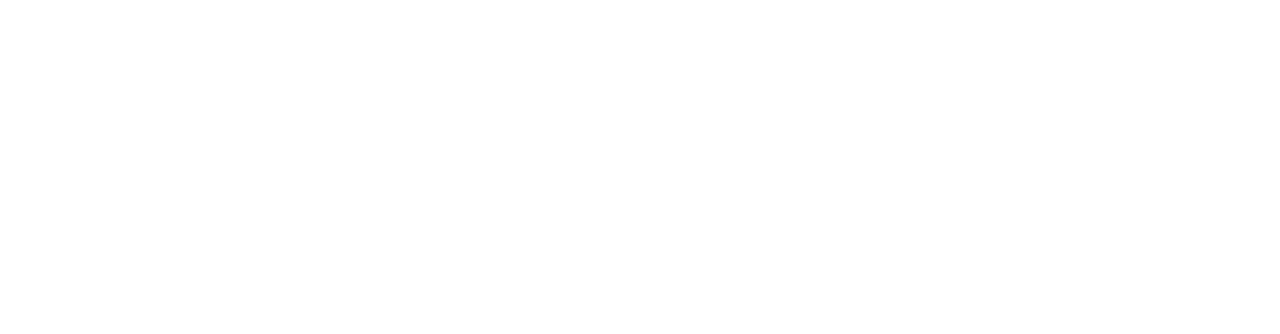
<file: bicicletas/nimbus.html>
<!DOCTYPE html>
<html lang="pt-br">
<head>
  <meta charset="UTF-8">
  <meta name="viewport" content="width=device-width, initial-scale=1.0">
  <title>Nimbus Stark | Bikecraft</title>
  <meta name="description" content=""> 

  <link rel="stylesheet" href="../css/style.css">

  <link rel="preconnect" href="https://fonts.googleapis.com">
  <link rel="preconnect" href="https://fonts.gstatic.com" crossorigin>
  <link href="https://fonts.googleapis.com/css2?family=Merriweather:ital,opsz,wght@1,18..144,900&family=Poppins:wght@400;600&family=Roboto&display=swap" rel="stylesheet">
</head>
<body id="bicicleta">
  <header class="header-bg">
    <div class="header container">
      <a href="../">
        <img src="../img/bikcraft.svg" alt="Bikcraft">
      </a>

      <nav aria-label="primaria">
        <ul class="header-menu font-1-m cor-0">
          <li><a href="../bicicletas.html">Bicicletas</a></li>
          <li><a href="../seguros.html">Seguros</a></li>
          <li><a href="../contato.html">Contato</a></li>
        </ul>
      </nav>
    </div>
  </header>

  <main class="titulo-bg">
    <div>
      <div class="titulo container">
        <p class="font-2-gg cor-5">R$ 4999</p>
        <h1 class="font-1-xxg cor-0">Nimbus Stark<span class="cor-p1">.</span></h1>
      </div>
    </div>
    <div class="bicicleta container">
      <div class="bicicleta-imagens">
        <img src="../img/bicicleta/nimbus1.jpg" alt="">
        <img src="../img/bicicleta/nimbus2.jpg" alt="">
        <img src="../img/bicicleta/nimbus3.jpg" alt="">
      </div>
      <div class="bicicleta-conteudo">
        <p class="font-2-g cor-5">A Nimbus Stark é a melhor Bikcraft já criada pela nossa equipe. Ela vem equipada com os melhores acessórios, o que garante maior velocidade.</p>
        <div class="bicicleta-comprar">
          <a class="botao" href="../orcamento.html">Comprar Agora</a>
          <span class="font-1-xp cor-6"><img src="../img/icones/entrega.svg" alt=""> entrega em 5 dias</span>
          <span class="font-1-xp cor-6"><img src="../img/icones/estoque.svg" alt=""> 18 em estoque</span>
        </div>
      
        <h2 class="font-1-xp cor-0">Informações</h2>
        <ul class="bicicleta-informacoes">
          <li>
            <img src="../img/icones/eletrica.svg" alt="">
            <h3 class="font-1-m cor-0">Motor Elétrico</h3>
            <p class="font-2-xp cor-5">Permite você viajar distâncias inimaginaveis com a sua bike.</p>
          </li>
          <li>
            <img src="../img/icones/velocidade.svg" alt="">
            <h3 class="font-1-m cor-0">50 km/h</h3>
            <p class="font-2-xp cor-5">A mais rápida bicicleta elétrica disponível hoje no mercado.</p>
          </li>
          <li>
            <img src="../img/icones/rastreador.svg" alt="">
            <h3 class="font-1-m cor-0">Rastreador</h3>
            <p class="font-2-xp cor-5">Rastreador e sistema anti-furto para garantir o seu sossego.</p>
          </li>
          <li>
            <img src="../img/icones/carbono.svg" alt="">
            <h3 class="font-1-m cor-0">Fibra de Carbono</h3>
            <p class="font-2-xp cor-5">Maior proteção possível para a sua Bikcraft com fibra de carbono.</p>
          </li>
        </ul>
        <h2 class="font-1-xp cor-0">Ficha Técnica</h2>
        <ul class="bicicleta-ficha font-2-p cor-4">
          <li>Peso <span>9 kg</span></li>
          <li>Altura <span>60 cm</span></li>
          <li>Largura <span>120 cm</span></li>
          <li>Profundidade <span>10 cm</span></li>
          <li>Marchas <span>16</span></li>
          <li>Roda <span>29</span></li>
        </ul>
      </div>
    </div>
  </main>

   <article class="bicicletas-lista container">
    <h2 class="font-1-xxg cor-11">escolha a sua<span class="cor-p1">.</span></h2>
    
    <ul>
      <li>
        <a  href="./magic.html">
          <img src="../img/bicicletas/magic.jpg" alt="Bicicleta preta">
          <h3 class="cor-11 font-1-gg">Magic Might</h3>
          <span class="font-2-m cor-8">R$ 2499</span>
        </a>
      </li>
      <li>
        <a  href="./nebula.html">
          <img src="../img/bicicletas/nebula.jpg" alt="Bicicleta preta">
          <h3 class="cor-11 font-1-gg">Nebula Cosmic</h3>
          <span class="font-2-m cor-8">R$ 3999</span>
        </a>
      </li>
    </ul>
  </article>

  <article class="seguro-bg">
    <div class="seguro container">
      <div class="seguro-imagem">
        <img src="../img/fotos/seguros.jpg" alt="Pessoa parada em cima de uma bicicleta.">
      </div>
      <div class="seguro-conteudo">
        <h2 class="font-1-xxg cor-0">Pedale mais tranquilo com o nosso <span class="cor-p1">seguro.</span></h2>
        <p class="font-2-g cor-5">Inscreva-se em um dos planos do nosso seguro Bikcraft e aproveite diversos benefícios.</p>
        <a class="botao" href="../seguros.html">Conheça Mais</a>
      </div>
    </div>
  </article>

  <footer class="footer-bg">
    <div class="footer container">
      <img src="../img/bikcraft.svg" alt="Bikcraft">
      <div class="footer-contato">
        <h3 class="font-2-g-b cor-0">Contato</h3>
        <ul class="font-2-m cor-5">
          <li><a href="tel:+5561999999999">+55 61 99999-9999</a></li>
          <li><a href="mailto:contato@bikcraft.com">contato@bikcraft.com</a></li>
          <li>Rua Ali Perto, 42 - Botafogo</li>
          <li>Distrito Federal - Brasília</li>
        </ul>
        <div class="footer-redes">
          <a href="#">
            <img src="../img/redes/facebook.svg" alt="Facebook">
          </a>
          <a href="#">
            <img src="../img/redes/instagram.svg" alt="Instagram">
          </a>
          <a href="#">
            <img src="../img/redes/youtube.svg" alt="Twitter">
          </a>

        </div>
      </div>
      <div class="footer-informacoes">
        <h3 class="font-2-g-b cor-0">Informações</h3>
        <nav>
          <ul class="font-1-m cor-5">
            <li><a href="../bicicletas.html">Bicicletas</a></li>
            <li><a href="../seguros.html">Seguros</a></li>
            <li><a href="../contato.html">Contato</a></li>
            <li><a href="../termos.html">Termos e Condições</a></li>
          </ul>
        </nav>
      </div>
      <p class="footer-copy font-2-m cor-6">Bikcraft © Alguns direitos reservados.</p>
    </div>
  </footer>
</body>
</html>
</file>
<file: css/style.css>
@charset "UTF-8";

@import "./global/header.css";
@import "./global/global.css";

/* Utilidades */
@import "./utility/components.css";
@import "./utility/tipografia.css";
@import "./utility/cores.css";

/* Home */
@import "./home/introducao.css";
@import "./home/tecnologia.css";

/* Bicicletas */
@import "./bicicletas/bicicletas-lista.css";
</file>
